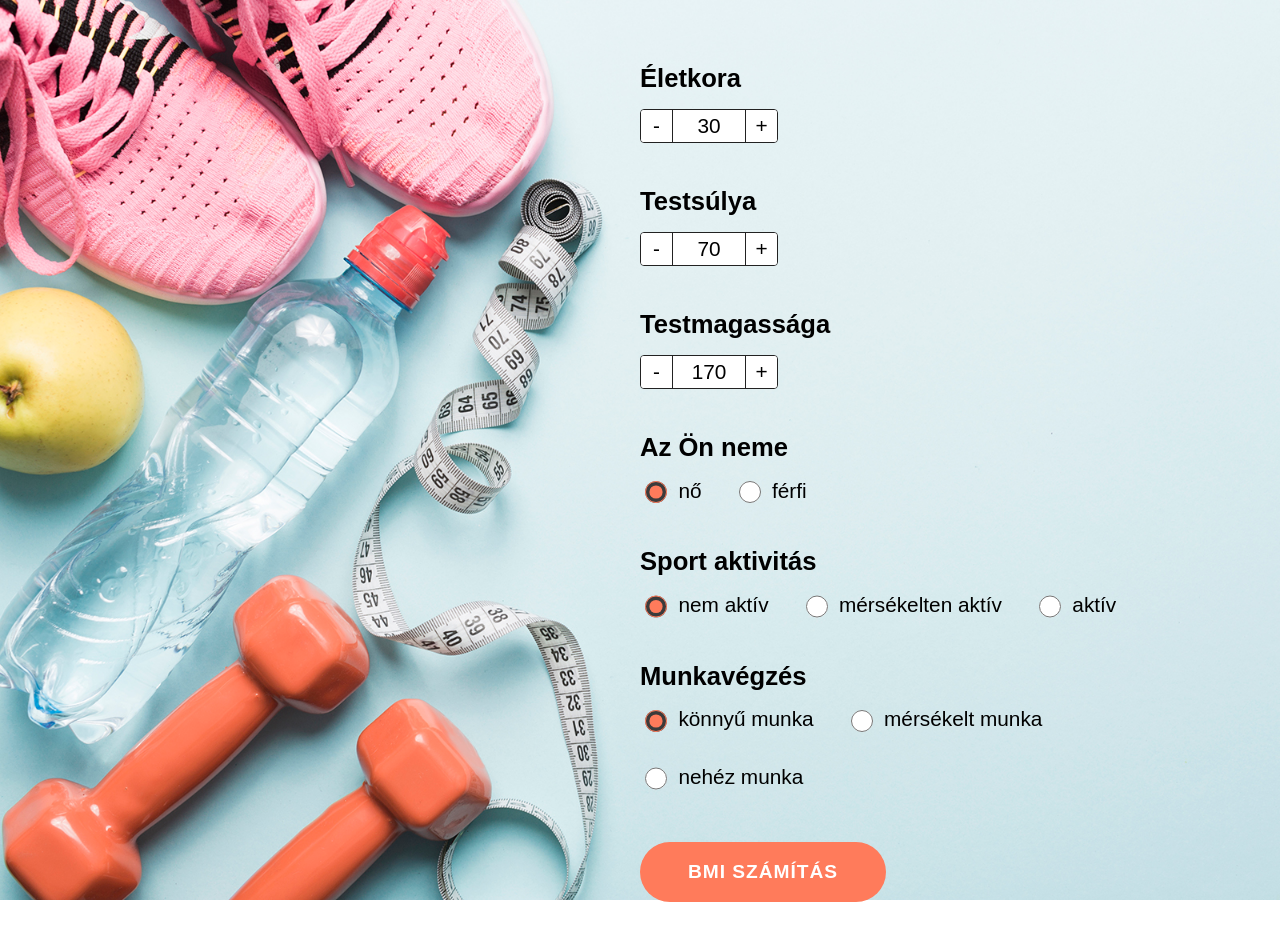
<file: bmi.html>
<!DOCTYPE html>
<html lang="hu">

<head>
	<meta charset="utf-8">
	<title>Projekt feladat - BMI kalkulátor</title>
	<meta name="author" content="Kuti Anett">
	<meta name="description" content="Számold ki a BMI értékedet és a napi energiaszükségleted a fogyi program indulásához.">
	<meta name="viewport" content="width=device-width, initial-scale=1.0">
	<link rel="icon" type="image/x-icon" href="" />
	<style>
		:root {
			--form-ui-color: #ff7b5b;
			--form-ui-bg: #ffffff;
			--form-size: 2rem;
			--form-border-radius: 0.25rem;
		}

		*,
		*:before,
		*:after {
			box-sizing: border-box;
		}

		body {
			background: url(bmi.jpg);
			background-size: cover;
			background-attachment: fixed;
			padding: 4rem 8rem;
			font-family: sans-serif;
			margin: 0;
		}

		#get-bmi {
			width: 50%;
			float: right;
		}

		.field {
			margin-bottom: 2.75rem;
		}

		.field label.field-label {
			display: block;
			font-weight: bold;
			font-size: 1.6rem;
			margin-bottom: 1rem;
		}

		.stepper {
			display: inline-flex;
			align-items: stretch;
			border: 1px solid #222;
			border-radius: var(--form-border-radius);
			overflow: hidden;
			background: var(--form-ui-bg);
		}

		.stepper button {
			width: var(--form-size);
			height: var(--form-size);
			border: none;
			background: var(--form-ui-bg);
			font-size: 1.3rem;
			line-height: 1;
			cursor: pointer;
			flex: none;
		}

		.stepper button.dec {
			border-right: 1px solid #222;
		}

		.stepper button.inc {
			border-left: 1px solid #222;
		}

		.stepper input {
			width: 4.5rem;
			height: var(--form-size);
			text-align: center;
			font-size: 1.3rem;
			border: none;
			background: var(--form-ui-bg);
			-moz-appearance: textfield;
		}

		.stepper input::-webkit-outer-spin-button,
		.stepper input::-webkit-inner-spin-button {
			-webkit-appearance: none;
			margin: 0;
		}

		.radio-group {
			display: flex;
			flex-wrap: wrap;
			gap: 2rem;
		}

		.radio-group label {
			display: flex;
			align-items: center;
			gap: 0.5rem;
			font-size: 1.3rem;
			cursor: pointer;
		}

		.radio-group input[type="radio"] {
			width: 1.4rem;
			height: 1.4rem;
			accent-color: var(--form-ui-color);
			cursor: pointer;
		}

		#calculate {
			background: var(--form-ui-color);
			color: #fff;
			border: none;
			padding: 1.2rem 3rem;
			font-size: 1.2rem;
			font-weight: bold;
			letter-spacing: 0.05em;
			text-transform: uppercase;
			border-radius: 2rem;
			cursor: pointer;
			margin-top: 0.5rem;
		}

		#calculate:hover {
			opacity: 0.9;
		}

		#results {
			width: 50%;
			float: right;
			clear: both;
			font-weight: bold;
			margin-top: 2rem;
		}

		#results p {
			margin: 0.3rem 0;
		}

		#results .warning {
			color: #b00020;
		}

		#results .ok {
			color: #1b7a1b;
		}

	</style>
</head>

<body>
	<div id="get-bmi">

		<div class="field">
			<label class="field-label">Életkora</label>
			<div class="stepper">
				<button type="button" class="dec" data-target="age">-</button>
				<input type="number" id="age" value="30" min="10">
				<button type="button" class="inc" data-target="age">+</button>
			</div>
		</div>

		<div class="field">
			<label class="field-label">Testsúlya</label>
			<div class="stepper">
				<button type="button" class="dec" data-target="weight">-</button>
				<input type="number" id="weight" value="70" min="1">
				<button type="button" class="inc" data-target="weight">+</button>
			</div>
		</div>

		<div class="field">
			<label class="field-label">Testmagassága</label>
			<div class="stepper">
				<button type="button" class="dec" data-target="height">-</button>
				<input type="number" id="height" value="170" min="1">
				<button type="button" class="inc" data-target="height">+</button>
			</div>
		</div>

		<div class="field">
			<label class="field-label">Az Ön neme</label>
			<div class="radio-group">
				<label><input type="radio" name="gender" value="no" checked> nő</label>
				<label><input type="radio" name="gender" value="ferfi"> férfi</label>
			</div>
		</div>

		<div class="field">
			<label class="field-label">Sport aktivitás</label>
			<div class="radio-group">
				<label><input type="radio" name="activity" value="nemaktiv" checked> nem aktív</label>
				<label><input type="radio" name="activity" value="mersekeltenaktiv"> mérsékelten aktív</label>
				<label><input type="radio" name="activity" value="aktiv"> aktív</label>
			</div>
		</div>

		<div class="field">
			<label class="field-label">Munkavégzés</label>
			<div class="radio-group">
				<label><input type="radio" name="work" value="konnyu" checked> könnyű munka</label>
				<label><input type="radio" name="work" value="mersekelt"> mérsékelt munka</label>
				<label><input type="radio" name="work" value="nehez"> nehéz munka</label>
			</div>
		</div>

		<button id="calculate" type="button">BMI SZÁMÍTÁS</button>

	</div>

	<div id="results"></div>

	<script src="https://code.jquery.com/jquery-3.5.1.min.js" integrity="sha256-9/aliU8dGd2tb6OSsuzixeV4y/faTqgFtohetphbbj0=" crossorigin="anonymous"></script>

	<script type="text/javascript">
		$(document).ready(function($) {

			// Napi alapanyagcsere (BMR) együtthatók életkor és nem szerint: [szorzó, konstans]
			var bmrTable = {
				ferfi: [
					{ min: 10, max: 18, factor: 17.5, constant: 651 },
					{ min: 18, max: 30, factor: 15.3, constant: 679 },
					{ min: 30, max: 60, factor: 11.6, constant: 879 },
					{ min: 60, max: Infinity, factor: 13.5, constant: 487 }
				],
				no: [
					{ min: 10, max: 18, factor: 12.2, constant: 746 },
					{ min: 18, max: 30, factor: 17.5, constant: 496 },
					{ min: 30, max: 60, factor: 8.7, constant: 829 },
					{ min: 60, max: Infinity, factor: 10.5, constant: 596 }
				]
			};

			// Aktivitási szorzók: [sport aktivitás][munka jellege]
			var activityTable = {
				ferfi: {
					nemaktiv: { konnyu: 1.4, mersekelt: 1.6, nehez: 1.7 },
					mersekeltenaktiv: { konnyu: 1.5, mersekelt: 1.7, nehez: 1.8 },
					aktiv: { konnyu: 1.6, mersekelt: 1.8, nehez: 1.9 }
				},
				no: {
					nemaktiv: { konnyu: 1.4, mersekelt: 1.5, nehez: 1.5 },
					mersekeltenaktiv: { konnyu: 1.5, mersekelt: 1.6, nehez: 1.6 },
					aktiv: { konnyu: 1.6, mersekelt: 1.7, nehez: 1.7 }
				}
			};

			function findBmrRow(gender, age) {
				var rows = bmrTable[gender];
				for (var i = 0; i < rows.length; i++) {
					if (age >= rows[i].min && age < rows[i].max) {
						return rows[i];
					}
				}
				return null;
			}

			// +/- léptető gombok
			$('.stepper button').on('click', function() {
				var targetId = $(this).data('target');
				var input = $('#' + targetId);
				var min = parseFloat(input.attr('min')) || 0;
				var value = parseFloat(input.val()) || 0;
				if ($(this).hasClass('inc')) {
					value += 1;
				} else {
					value = Math.max(min, value - 1);
				}
				input.val(value);
			});

			$('#calculate').on('click', function() {
				var gender = $('input[name="gender"]:checked').val();
				var age = parseFloat($('#age').val());
				var weight = parseFloat($('#weight').val());
				var heightCm = parseFloat($('#height').val());
				var work = $('input[name="work"]:checked').val();
				var activity = $('input[name="activity"]:checked').val();

				if (!age || age < 10 || !weight || weight <= 0 || !heightCm || heightCm <= 0) {
					$('#results').html('<p class="warning">Kérlek, tölts ki minden mezőt érvényes értékkel (az életkor legalább 10 év legyen).</p>');
					return;
				}

				var heightM = heightCm / 100;
				var bmi = weight / (heightM * heightM);

				var bmrRow = findBmrRow(gender, age);
				var bmr = bmrRow.factor * bmi + bmrRow.constant;

				var activityFactor = activityTable[gender][activity][work];
				var dailyEnergy = bmr * activityFactor;

				var bmiClass = 'ok';
				var bmiMessage = 'Ez az ideális testsúly tartomány.';
				if (bmi < 18.5) {
					bmiClass = 'warning';
					bmiMessage = 'Ez a normálisnál alacsonyabb testsúlyt jelez.';
				} else if (bmi > 24.9) {
					bmiClass = 'warning';
					bmiMessage = 'Ez a normálisnál magasabb testsúlyt jelez - épp neked való a fogyi programunk!';
				}

				var html = '';
				html += '<p>BMI érték: ' + bmi.toFixed(1) + '</p>';
				html += '<p class="' + bmiClass + '">' + bmiMessage + ' (ideális tartomány: 18.5 - 24.9)</p>';
				html += '<p>Napi alapanyagcsere szükséglet: ' + Math.round(bmr) + ' kcal/nap</p>';
				html += '<p>Napi energiaszükséglet: ' + Math.round(dailyEnergy) + ' kcal/nap</p>';

				$('#results').html(html);
			});

		});
	</script>
</body>

</html>
</file>
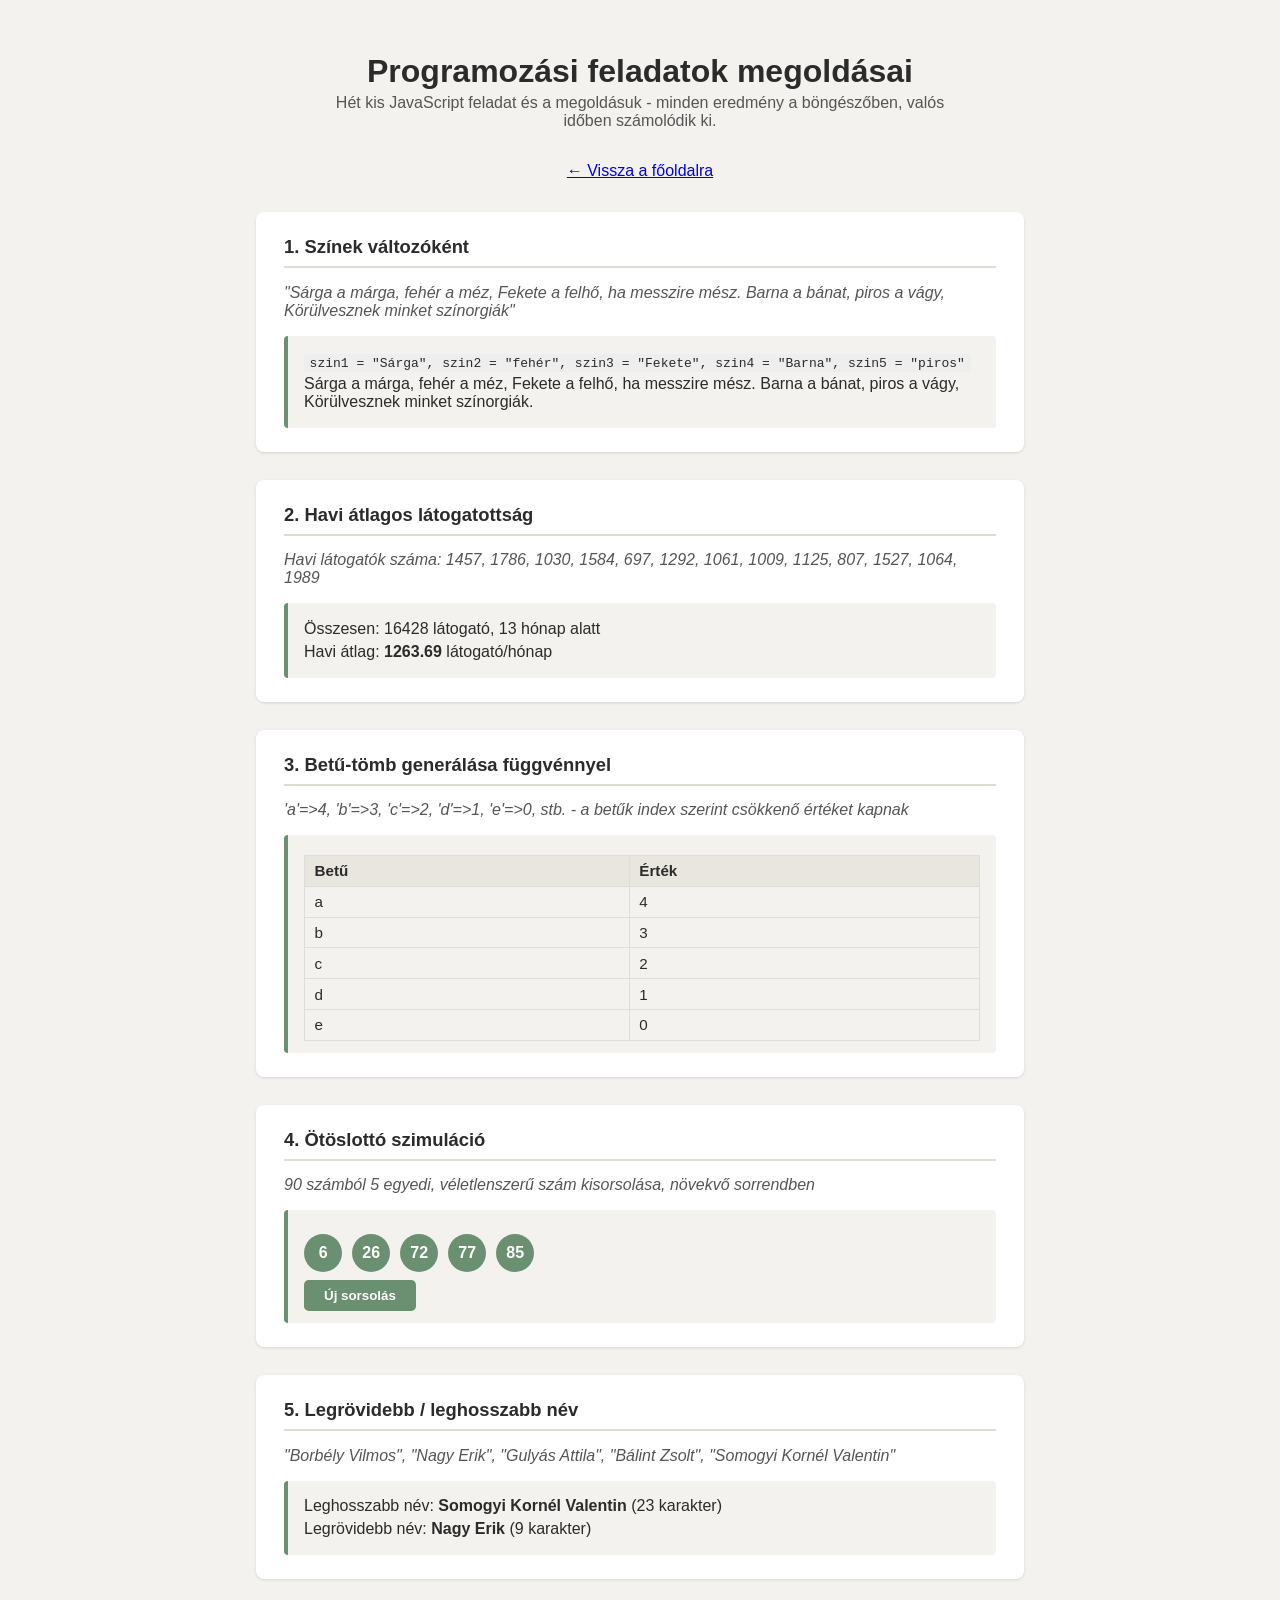
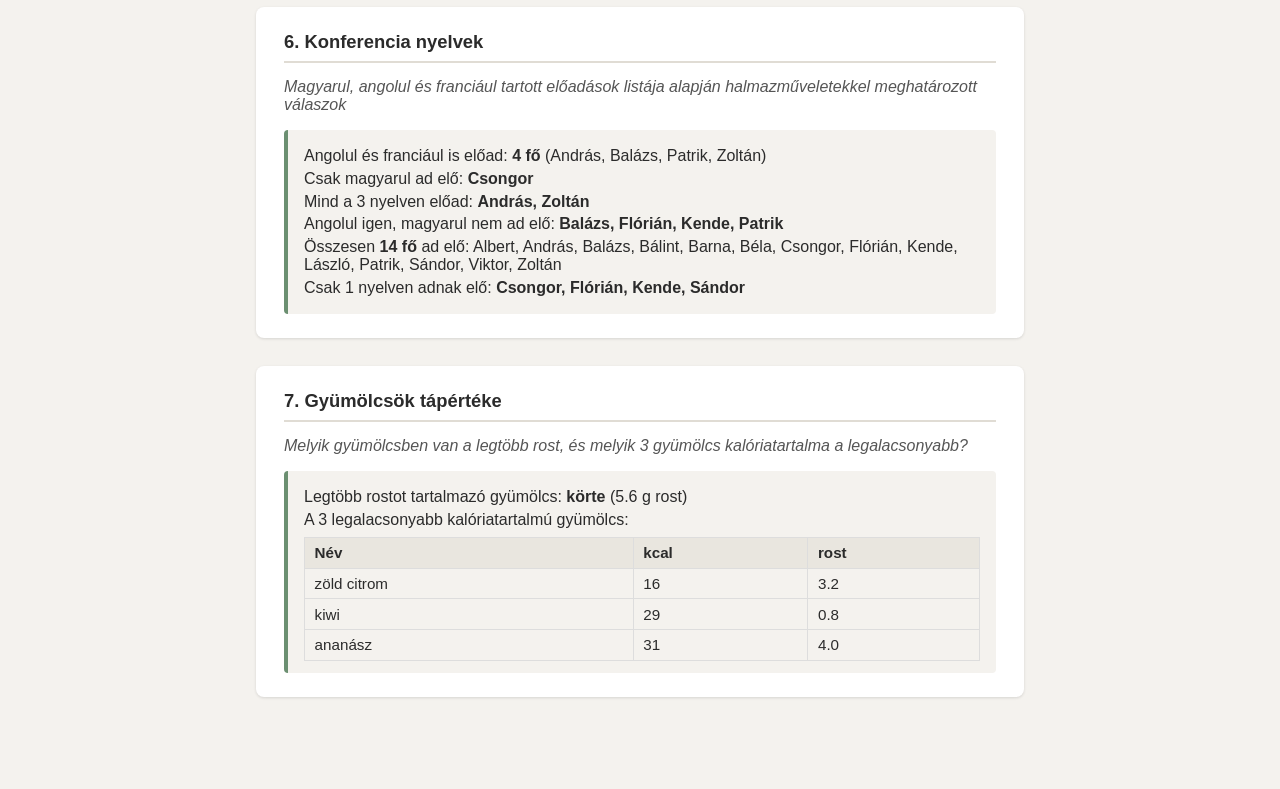
<file: feladatok.html>
<!DOCTYPE html>
<html lang="hu">

<head>
	<meta charset="utf-8">
	<title>Programozási feladatok megoldásai</title>
	<meta name="author" content="Kuti Anett">
	<meta name="description" content="Hét programozási feladat megoldása JavaScriptben: színek változóként, tömbök, halmazműveletek, lottó szimuláció.">
	<meta name="viewport" content="width=device-width, initial-scale=1.0">
	<style>
		*,
		*:before,
		*:after {
			box-sizing: border-box;
		}

		body {
			font-family: sans-serif;
			background: #f4f2ee;
			margin: 0;
			padding: 2rem 1rem 4rem;
			color: #2b2b2b;
		}

		h1 {
			text-align: center;
			margin-bottom: 0.25rem;
		}

		p.intro {
			text-align: center;
			max-width: 40rem;
			margin: 0 auto 2rem;
			color: #555;
		}

		a.back {
			display: block;
			text-align: center;
			margin-bottom: 2rem;
		}

		.feladat {
			max-width: 48rem;
			margin: 0 auto 1.75rem;
			background: #fff;
			border-radius: 0.5rem;
			padding: 1.5rem 1.75rem;
			box-shadow: 0 1px 3px rgba(0, 0, 0, 0.12);
		}

		.feladat h2 {
			margin-top: 0;
			font-size: 1.15rem;
			border-bottom: 2px solid #e0dcd4;
			padding-bottom: 0.5rem;
		}

		.feladat p.leiras {
			color: #555;
			font-style: italic;
			margin-top: 0;
		}

		.eredmeny {
			background: #f4f2ee;
			border-left: 4px solid #6b8f71;
			padding: 0.75rem 1rem;
			border-radius: 0.25rem;
			margin-top: 0.75rem;
		}

		.eredmeny p {
			margin: 0.3rem 0;
		}

		table {
			border-collapse: collapse;
			width: 100%;
			margin-top: 0.5rem;
		}

		th,
		td {
			border: 1px solid #ddd;
			padding: 0.4rem 0.6rem;
			text-align: left;
			font-size: 0.95rem;
		}

		th {
			background: #e9e6df;
		}

		tr.kiemelt {
			background: #dff0e2;
			font-weight: bold;
		}

		button {
			padding: 0.5rem 1.25rem;
			font-weight: bold;
			cursor: pointer;
			border: none;
			border-radius: 0.3rem;
			background: #6b8f71;
			color: #fff;
			margin-top: 0.5rem;
		}

		button:hover {
			background: #587a5d;
		}

		.golyok {
			display: flex;
			gap: 0.6rem;
			margin-top: 0.75rem;
			flex-wrap: wrap;
		}

		.golyo {
			width: 2.4rem;
			height: 2.4rem;
			border-radius: 50%;
			background: #6b8f71;
			color: #fff;
			display: flex;
			align-items: center;
			justify-content: center;
			font-weight: bold;
		}

		code {
			background: #eee;
			padding: 0.1rem 0.35rem;
			border-radius: 0.25rem;
		}
	</style>
</head>

<body>

	<h1>Programozási feladatok megoldásai</h1>
	<p class="intro">Hét kis JavaScript feladat és a megoldásuk - minden eredmény a böngészőben, valós időben számolódik ki.</p>
	<a class="back" href="index.html">&larr; Vissza a főoldalra</a>

	<div class="feladat">
		<h2>1. Színek változóként</h2>
		<p class="leiras">"Sárga a márga, fehér a méz, Fekete a felhő, ha messzire mész. Barna a bánat, piros a vágy, Körülvesznek minket színorgiák"</p>
		<div class="eredmeny" id="f1"></div>
	</div>

	<div class="feladat">
		<h2>2. Havi átlagos látogatottság</h2>
		<p class="leiras">Havi látogatók száma: 1457, 1786, 1030, 1584, 697, 1292, 1061, 1009, 1125, 807, 1527, 1064, 1989</p>
		<div class="eredmeny" id="f2"></div>
	</div>

	<div class="feladat">
		<h2>3. Betű-tömb generálása függvénnyel</h2>
		<p class="leiras">'a'=&gt;4, 'b'=&gt;3, 'c'=&gt;2, 'd'=&gt;1, 'e'=&gt;0, stb. - a betűk index szerint csökkenő értéket kapnak</p>
		<div class="eredmeny" id="f3"></div>
	</div>

	<div class="feladat">
		<h2>4. Ötöslottó szimuláció</h2>
		<p class="leiras">90 számból 5 egyedi, véletlenszerű szám kisorsolása, növekvő sorrendben</p>
		<div class="eredmeny">
			<div class="golyok" id="f4"></div>
			<button id="sorsolGomb" type="button">Új sorsolás</button>
		</div>
	</div>

	<div class="feladat">
		<h2>5. Legrövidebb / leghosszabb név</h2>
		<p class="leiras">"Borbély Vilmos", "Nagy Erik", "Gulyás Attila", "Bálint Zsolt", "Somogyi Kornél Valentin"</p>
		<div class="eredmeny" id="f5"></div>
	</div>

	<div class="feladat">
		<h2>6. Konferencia nyelvek</h2>
		<p class="leiras">Magyarul, angolul és franciául tartott előadások listája alapján halmazműveletekkel meghatározott válaszok</p>
		<div class="eredmeny" id="f6"></div>
	</div>

	<div class="feladat">
		<h2>7. Gyümölcsök tápértéke</h2>
		<p class="leiras">Melyik gyümölcsben van a legtöbb rost, és melyik 3 gyümölcs kalóriatartalma a legalacsonyabb?</p>
		<div class="eredmeny" id="f7"></div>
	</div>

	<script>
		// 1. Színek változóként
		(function () {
			var szin1 = 'Sárga', szin2 = 'fehér', szin3 = 'Fekete', szin4 = 'Barna', szin5 = 'piros';
			var mondat = szin1 + ' a márga, ' + szin2 + ' a méz, ' + szin3 + ' a felhő, ha messzire mész. ' +
				szin4 + ' a bánat, ' + szin5 + ' a vágy, Körülvesznek minket színorgiák.';
			document.getElementById('f1').innerHTML =
				'<p><code>szin1 = "Sárga", szin2 = "fehér", szin3 = "Fekete", szin4 = "Barna", szin5 = "piros"</code></p>' +
				'<p>' + mondat + '</p>';
		})();

		// 2. Havi átlagos látogatottság
		(function () {
			var latogatok = [1457, 1786, 1030, 1584, 697, 1292, 1061, 1009, 1125, 807, 1527, 1064, 1989];
			var osszeg = latogatok.reduce(function (a, b) { return a + b; }, 0);
			var atlag = osszeg / latogatok.length;
			document.getElementById('f2').innerHTML =
				'<p>Összesen: ' + osszeg + ' látogató, ' + latogatok.length + ' hónap alatt</p>' +
				'<p>Havi átlag: <strong>' + atlag.toFixed(2) + '</strong> látogató/hónap</p>';
		})();

		// 3. Betű-tömb generálása
		(function () {
			function betuTomb(n) {
				var eredmeny = {};
				for (var i = 0; i < n; i++) {
					var betu = String.fromCharCode(97 + i);
					eredmeny[betu] = n - 1 - i;
				}
				return eredmeny;
			}
			var tomb = betuTomb(5);
			var sorok = Object.keys(tomb).map(function (betu) {
				return '<tr><td>' + betu + '</td><td>' + tomb[betu] + '</td></tr>';
			}).join('');
			document.getElementById('f3').innerHTML =
				'<table><tr><th>Betű</th><th>Érték</th></tr>' + sorok + '</table>';
		})();

		// 4. Ötöslottó szimuláció
		function otoslotto() {
			var szamok = [];
			while (szamok.length < 5) {
				var szam = Math.floor(Math.random() * 90) + 1;
				if (szamok.indexOf(szam) === -1) {
					szamok.push(szam);
				}
			}
			return szamok.sort(function (a, b) { return a - b; });
		}
		function rajzolLotto() {
			var huzottSzamok = otoslotto();
			document.getElementById('f4').innerHTML = huzottSzamok.map(function (szam) {
				return '<span class="golyo">' + szam + '</span>';
			}).join('');
		}
		document.getElementById('sorsolGomb').addEventListener('click', rajzolLotto);
		rajzolLotto();

		// 5. Legrövidebb / leghosszabb név
		(function () {
			var nevek = ['Borbély Vilmos', 'Nagy Erik', 'Gulyás Attila', 'Bálint Zsolt', 'Somogyi Kornél Valentin'];
			var leghosszabb = nevek.reduce(function (a, b) { return b.length > a.length ? b : a; });
			var legrovidebb = nevek.reduce(function (a, b) { return b.length < a.length ? b : a; });
			document.getElementById('f5').innerHTML =
				'<p>Leghosszabb név: <strong>' + leghosszabb + '</strong> (' + leghosszabb.length + ' karakter)</p>' +
				'<p>Legrövidebb név: <strong>' + legrovidebb + '</strong> (' + legrovidebb.length + ' karakter)</p>';
		})();

		// 6. Konferencia nyelvek
		(function () {
			var magyarul = ['László', 'Barna', 'Zoltán', 'Viktor', 'Béla', 'Albert', 'Csongor', 'András', 'Bálint'];
			var angolul = ['Bálint', 'Zoltán', 'Flórián', 'András', 'Kende', 'László', 'Balázs', 'Patrik'];
			var franciaul = ['Sándor', 'András', 'Albert', 'Béla', 'Patrik', 'Balázs', 'Barna', 'Zoltán', 'Viktor'];

			var collator = new Intl.Collator('hu');
			function rendez(tomb) { return tomb.slice().sort(collator.compare); }
			function benneVan(nev, tomb) { return tomb.indexOf(nev) !== -1; }

			// angolul és franciául is
			var angolEsFrancia = angolul.filter(function (nev) { return benneVan(nev, franciaul); });

			// csak magyarul
			var csakMagyarul = magyarul.filter(function (nev) {
				return !benneVan(nev, angolul) && !benneVan(nev, franciaul);
			});

			// mind a három nyelven
			var mindHarom = magyarul.filter(function (nev) {
				return benneVan(nev, angolul) && benneVan(nev, franciaul);
			});

			// angolul igen, magyarul nem
			var angolNemMagyar = angolul.filter(function (nev) { return !benneVan(nev, magyarul); });

			// összes előadó, egyedi nevekkel, ABC sorrendben
			var osszesEloado = [];
			[magyarul, angolul, franciaul].forEach(function (tomb) {
				tomb.forEach(function (nev) {
					if (osszesEloado.indexOf(nev) === -1) osszesEloado.push(nev);
				});
			});

			// csak 1 nyelven
			var csak1Nyelven = osszesEloado.filter(function (nev) {
				var db = 0;
				if (benneVan(nev, magyarul)) db++;
				if (benneVan(nev, angolul)) db++;
				if (benneVan(nev, franciaul)) db++;
				return db === 1;
			});

			document.getElementById('f6').innerHTML =
				'<p>Angolul és franciául is előad: <strong>' + angolEsFrancia.length + ' fő</strong> (' + rendez(angolEsFrancia).join(', ') + ')</p>' +
				'<p>Csak magyarul ad elő: <strong>' + rendez(csakMagyarul).join(', ') + '</strong></p>' +
				'<p>Mind a 3 nyelven előad: <strong>' + rendez(mindHarom).join(', ') + '</strong></p>' +
				'<p>Angolul igen, magyarul nem ad elő: <strong>' + rendez(angolNemMagyar).join(', ') + '</strong></p>' +
				'<p>Összesen <strong>' + osszesEloado.length + ' fő</strong> ad elő: ' + rendez(osszesEloado).join(', ') + '</p>' +
				'<p>Csak 1 nyelven adnak elő: <strong>' + rendez(csak1Nyelven).join(', ') + '</strong></p>';
		})();

		// 7. Gyümölcsök tápértéke
		(function () {
			var gyumolcsok = [
				{ nev: 'ananász', kcal: 31, rost: 4.0 },
				{ nev: 'avokadó', kcal: 52, rost: 1.3 },
				{ nev: 'banán', kcal: 42, rost: 2.6 },
				{ nev: 'citrom', kcal: 55, rost: 1.9 },
				{ nev: 'szőlő', kcal: 58, rost: 2.8 },
				{ nev: 'golden alma', kcal: 52, rost: 0.4 },
				{ nev: 'görög dinnye', kcal: 41, rost: 0.3 },
				{ nev: 'gránátalma', kcal: 48, rost: 1.0 },
				{ nev: 'kajszibarack', kcal: 35, rost: 0.8 },
				{ nev: 'kiwi', kcal: 29, rost: 0.8 },
				{ nev: 'körte', kcal: 33, rost: 5.6 },
				{ nev: 'narancs', kcal: 34, rost: 4.0 },
				{ nev: 'nektarin', kcal: 48, rost: 4.3 },
				{ nev: 'oszibarack', kcal: 39, rost: 3.8 },
				{ nev: 'grapefruit', kcal: 65, rost: 3.8 },
				{ nev: 'szárított szilva', kcal: 62, rost: 2.8 },
				{ nev: 'zöld citrom', kcal: 16, rost: 3.2 }
			];

			var legtobbRost = gyumolcsok.reduce(function (a, b) { return b.rost > a.rost ? b : a; });
			var legalacsonyabbKcal = gyumolcsok.slice().sort(function (a, b) { return a.kcal - b.kcal; }).slice(0, 3);

			var sorok = legalacsonyabbKcal.map(function (gy) {
				return '<tr><td>' + gy.nev + '</td><td>' + gy.kcal + '</td><td>' + gy.rost.toFixed(1) + '</td></tr>';
			}).join('');

			document.getElementById('f7').innerHTML =
				'<p>Legtöbb rostot tartalmazó gyümölcs: <strong>' + legtobbRost.nev + '</strong> (' + legtobbRost.rost.toFixed(1) + ' g rost)</p>' +
				'<p>A 3 legalacsonyabb kalóriatartalmú gyümölcs:</p>' +
				'<table><tr><th>Név</th><th>kcal</th><th>rost</th></tr>' + sorok + '</table>';
		})();
	</script>
</body>

</html>
</file>
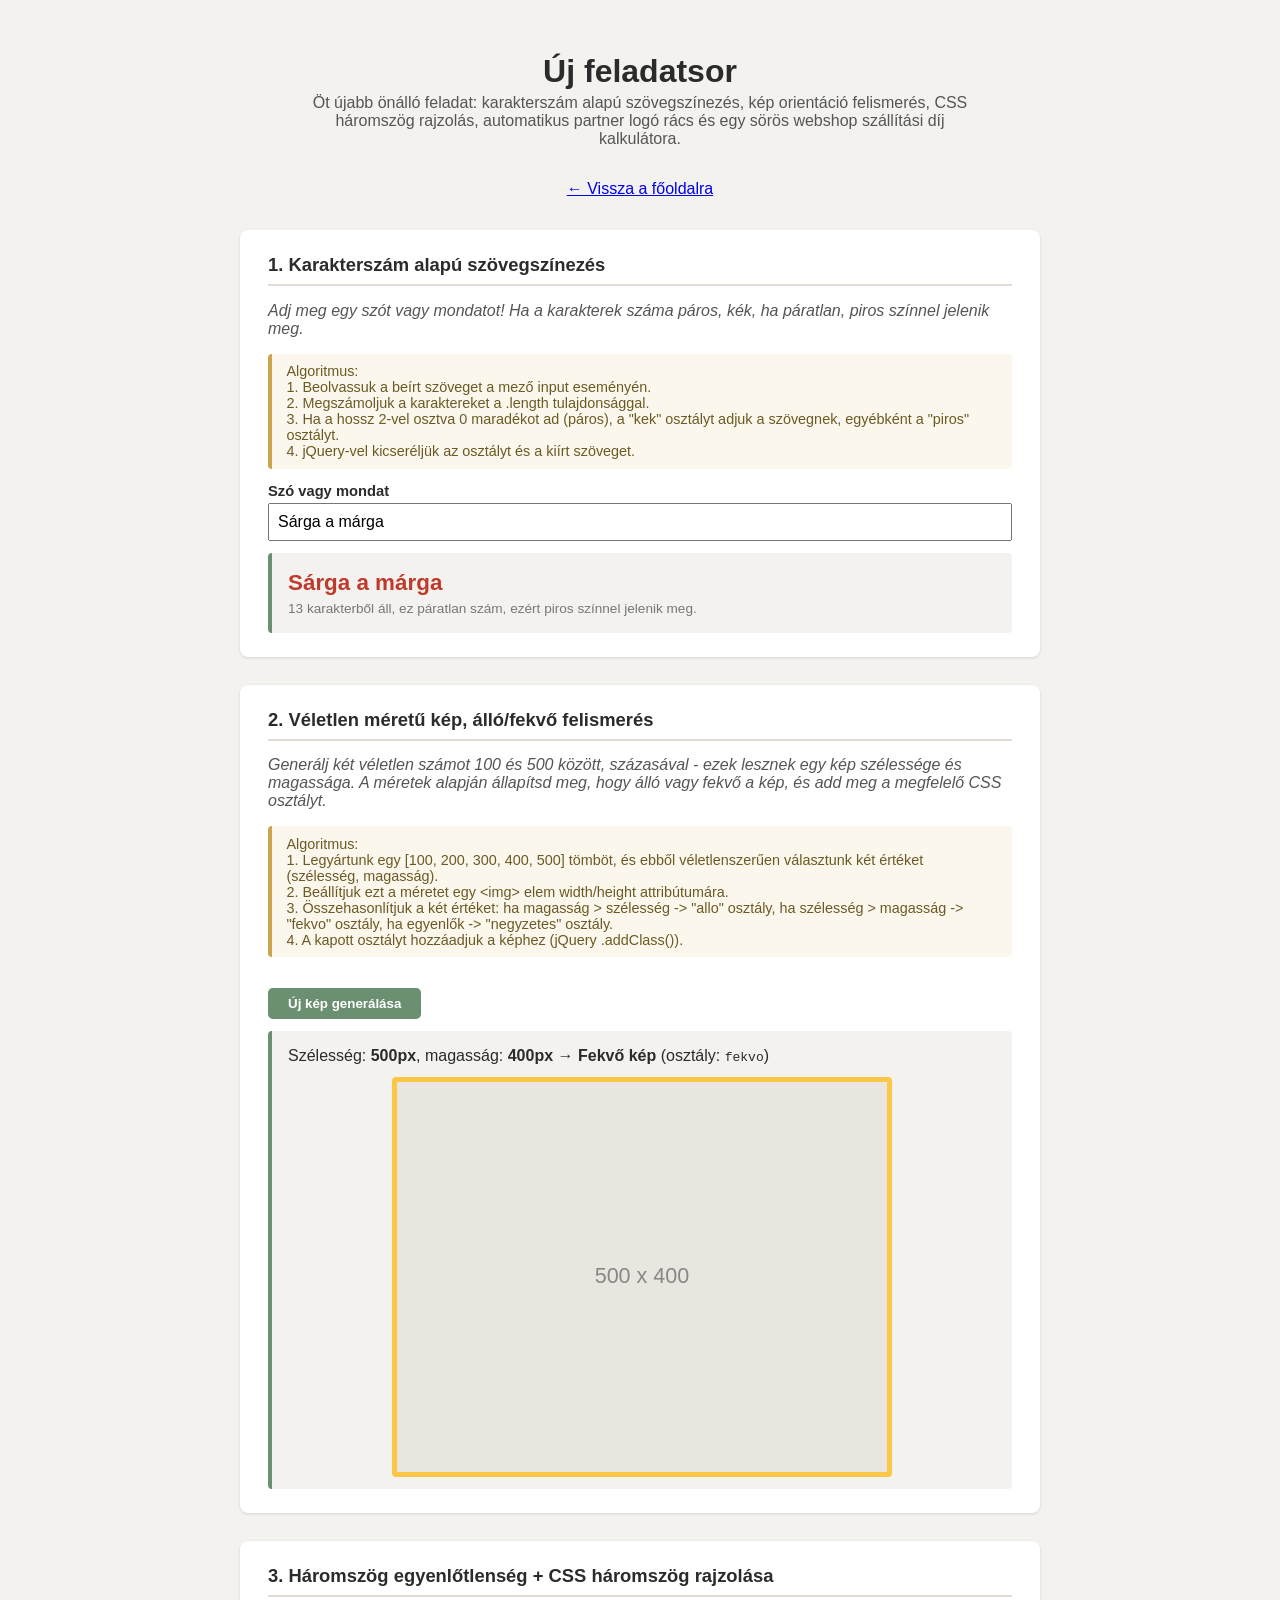
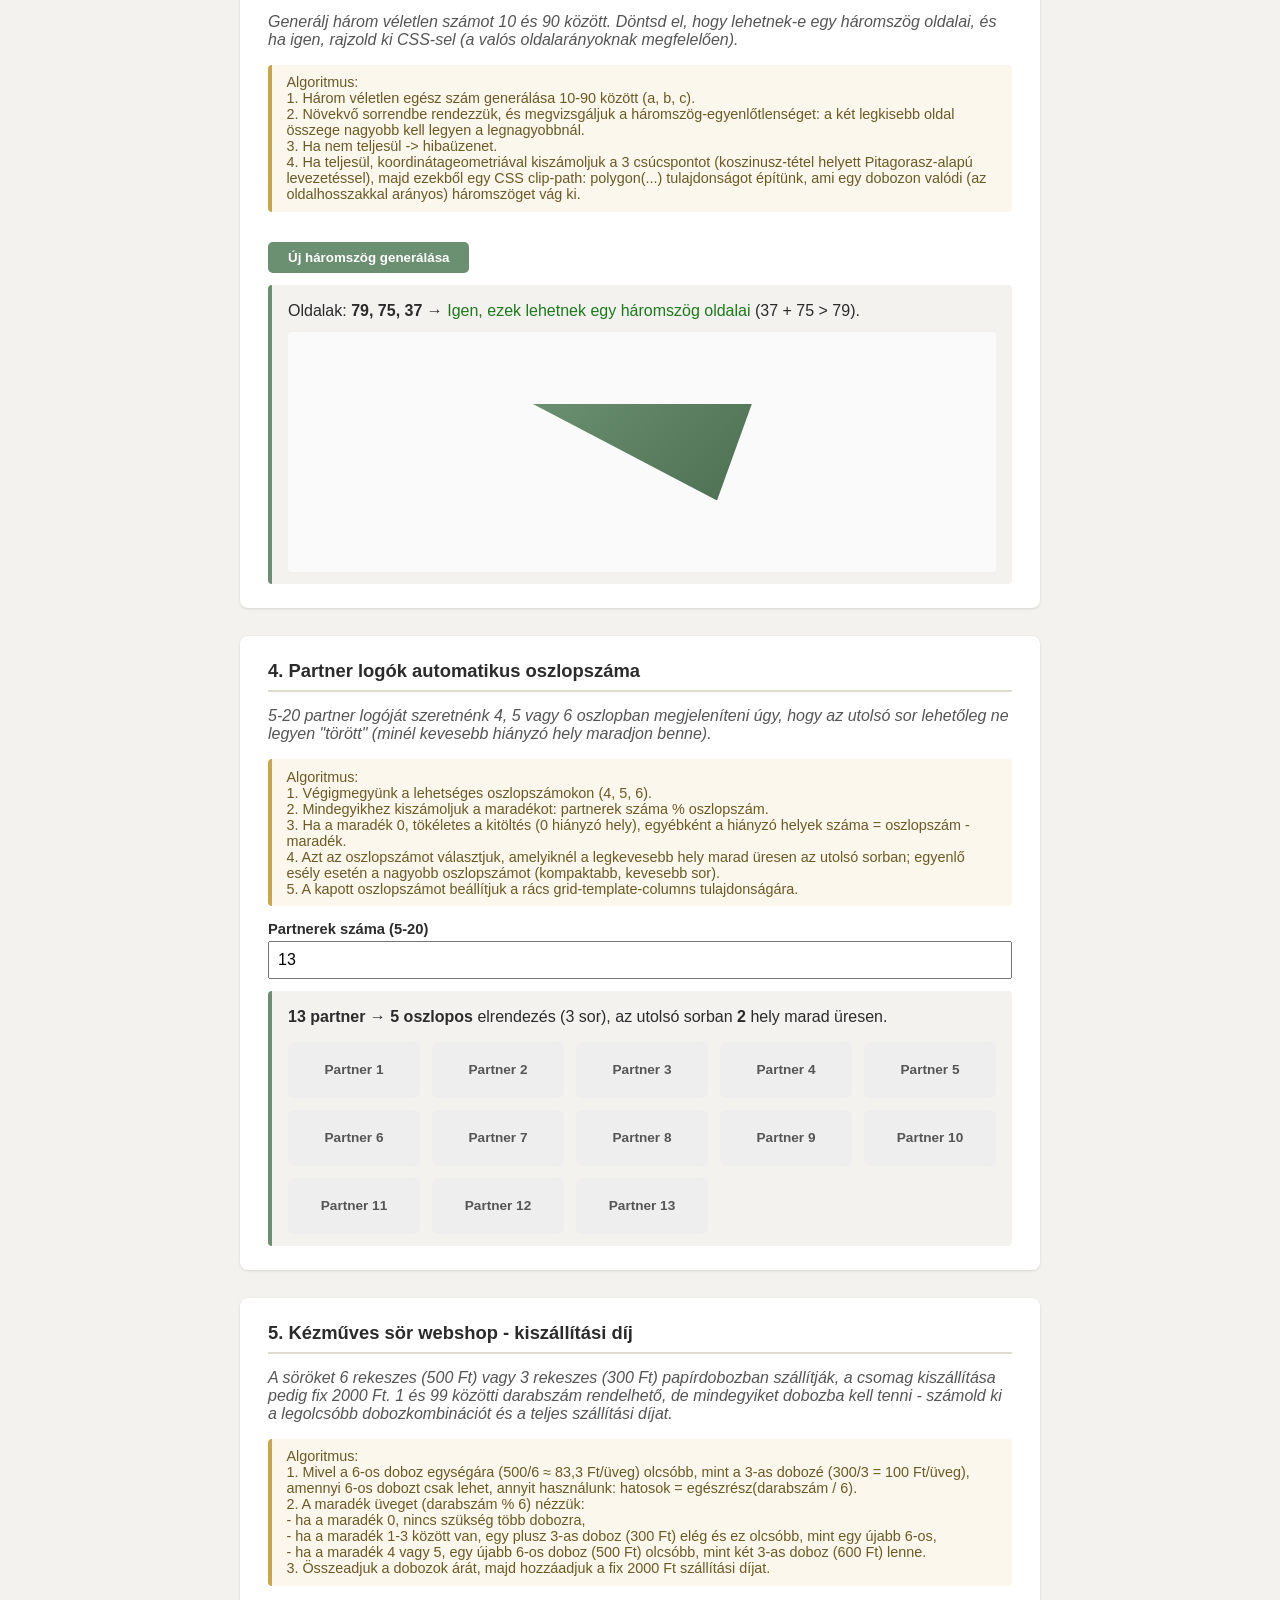
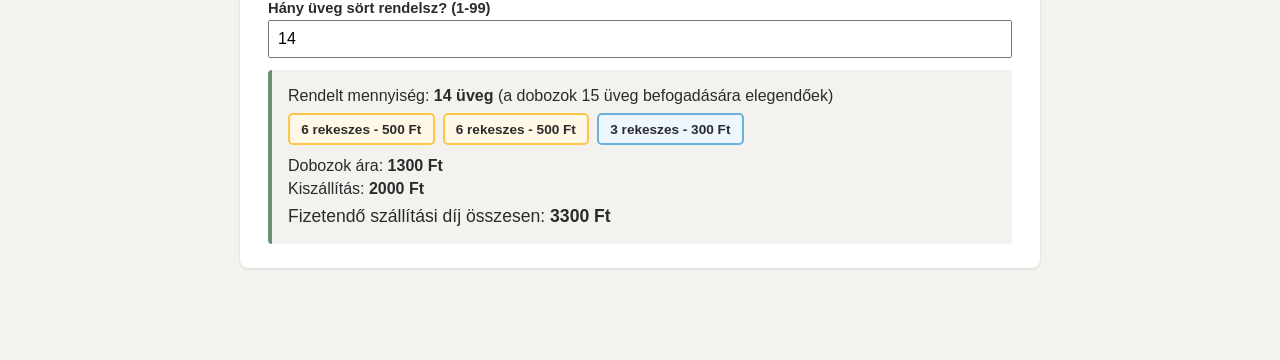
<file: feladatok3.html>
<!DOCTYPE html>
<html lang="hu">

<head>
	<meta charset="utf-8">
	<title>Új feladatsor - karakterszám, képméret, háromszög, partnerlogók, szállítási díj</title>
	<meta name="author" content="Kuti Anett">
	<meta name="description" content="5 újabb JavaScript/jQuery gyakorló feladat megoldása: karakterszám alapú színezés, kép orientáció, CSS háromszög, partner logó rács, sör kiszállítási díj.">
	<meta name="viewport" content="width=device-width, initial-scale=1.0">
	<style>
		*,
		*:before,
		*:after {
			box-sizing: border-box;
		}

		body {
			font-family: sans-serif;
			background: #f4f2ee;
			margin: 0;
			padding: 2rem 1rem 4rem;
			color: #2b2b2b;
		}

		h1 {
			text-align: center;
			margin-bottom: 0.25rem;
		}

		p.intro {
			text-align: center;
			max-width: 42rem;
			margin: 0 auto 2rem;
			color: #555;
		}

		a.back {
			display: block;
			text-align: center;
			margin-bottom: 2rem;
		}

		.feladat {
			max-width: 50rem;
			margin: 0 auto 1.75rem;
			background: #fff;
			border-radius: 0.5rem;
			padding: 1.5rem 1.75rem;
			box-shadow: 0 1px 3px rgba(0, 0, 0, 0.12);
		}

		.feladat h2 {
			margin-top: 0;
			font-size: 1.15rem;
			border-bottom: 2px solid #e0dcd4;
			padding-bottom: 0.5rem;
		}

		.feladat p.leiras {
			color: #555;
			font-style: italic;
			margin-top: 0;
		}

		.feladat p.algoritmus {
			background: #fbf7ec;
			border-left: 4px solid #c9a54c;
			padding: 0.6rem 0.9rem;
			border-radius: 0.25rem;
			font-size: 0.9rem;
			color: #6b5a25;
			white-space: pre-line;
		}

		.eredmeny {
			background: #f4f2ee;
			border-left: 4px solid #6b8f71;
			padding: 0.75rem 1rem;
			border-radius: 0.25rem;
			margin-top: 0.75rem;
		}

		.eredmeny p {
			margin: 0.3rem 0;
		}

		label {
			display: block;
			margin-top: 0.75rem;
			font-weight: bold;
			font-size: 0.92rem;
		}

		input[type="text"],
		input[type="number"] {
			width: 100%;
			padding: 0.5rem;
			margin-top: 0.25rem;
			font-family: inherit;
			font-size: 1rem;
		}

		button {
			padding: 0.5rem 1.25rem;
			font-weight: bold;
			cursor: pointer;
			border: none;
			border-radius: 0.3rem;
			background: #6b8f71;
			color: #fff;
			margin-top: 1rem;
		}

		button:hover {
			opacity: 0.9;
		}

		/* --- 1. feladat --- */
		#szoveg-kimenet {
			font-size: 1.4rem;
			font-weight: bold;
			word-break: break-word;
		}

		#szoveg-kimenet.kek {
			color: #2b6cb0;
		}

		#szoveg-kimenet.piros {
			color: #c0392b;
		}

		/* --- 2. feladat --- */
		#kep-doboz img {
			max-width: 100%;
			height: auto;
			display: block;
			margin: 0.75rem auto 0;
			border-radius: 0.25rem;
		}

		#kep-doboz img.allo {
			border: solid 5px #6b8f71;
		}

		#kep-doboz img.fekvo {
			border: solid 5px #fcc647;
		}

		#kep-doboz img.negyzetes {
			border: solid 5px #a864a8;
		}

		/* --- 3. feladat --- */
		.haromszog-terulet {
			display: flex;
			align-items: center;
			justify-content: center;
			min-height: 240px;
			background: #fafafa;
			border-radius: 0.25rem;
			margin-top: 0.75rem;
		}

		#haromszog {
			background: linear-gradient(135deg, #6b8f71, #4d6f52);
			-webkit-clip-path: polygon(0 100%, 100% 100%, 50% 0);
			clip-path: polygon(0 100%, 100% 100%, 50% 0);
		}

		/* --- 4. feladat --- */
		#partner-racs {
			display: grid;
			gap: 0.75rem;
			margin-top: 1rem;
		}

		.partner-logo {
			background: #eee;
			border-radius: 0.35rem;
			padding: 1rem 0.5rem;
			text-align: center;
			font-size: 0.85rem;
			font-weight: bold;
			color: #555;
			min-height: 3.5rem;
			display: flex;
			align-items: center;
			justify-content: center;
		}

		/* --- 5. feladat --- */
		.doboz-sor {
			display: flex;
			gap: 0.5rem;
			flex-wrap: wrap;
			margin-top: 0.5rem;
		}

		.doboz {
			background: #fff8e6;
			border: 2px solid #fcc647;
			border-radius: 0.3rem;
			padding: 0.4rem 0.7rem;
			font-size: 0.85rem;
			font-weight: bold;
		}

		.doboz.harmas {
			background: #eef6ff;
			border-color: #6bb0d9;
		}
	</style>
</head>

<body>

	<h1>Új feladatsor</h1>
	<p class="intro">Öt újabb önálló feladat: karakterszám alapú szövegszínezés, kép orientáció felismerés, CSS háromszög rajzolás, automatikus partner logó rács és egy sörös webshop szállítási díj kalkulátora.</p>
	<a class="back" href="index.html">&larr; Vissza a főoldalra</a>

	<!-- 1. FELADAT -->
	<div class="feladat">
		<h2>1. Karakterszám alapú szövegszínezés</h2>
		<p class="leiras">Adj meg egy szót vagy mondatot! Ha a karakterek száma páros, kék, ha páratlan, piros színnel jelenik meg.</p>
		<p class="algoritmus">Algoritmus:
1. Beolvassuk a beírt szöveget a mező input eseményén.
2. Megszámoljuk a karaktereket a .length tulajdonsággal.
3. Ha a hossz 2-vel osztva 0 maradékot ad (páros), a "kek" osztályt adjuk a szövegnek, egyébként a "piros" osztályt.
4. jQuery-vel kicseréljük az osztályt és a kiírt szöveget.</p>

		<label for="szoveg-bemenet">Szó vagy mondat</label>
		<input type="text" id="szoveg-bemenet" value="Sárga a márga">

		<div class="eredmeny">
			<p id="szoveg-kimenet"></p>
			<p id="szoveg-info" style="color:#777; font-size:0.85rem;"></p>
		</div>
	</div>

	<!-- 2. FELADAT -->
	<div class="feladat">
		<h2>2. Véletlen méretű kép, álló/fekvő felismerés</h2>
		<p class="leiras">Generálj két véletlen számot 100 és 500 között, százasával - ezek lesznek egy kép szélessége és magassága. A méretek alapján állapítsd meg, hogy álló vagy fekvő a kép, és add meg a megfelelő CSS osztályt.</p>
		<p class="algoritmus">Algoritmus:
1. Legyártunk egy [100, 200, 300, 400, 500] tömböt, és ebből véletlenszerűen választunk két értéket (szélesség, magasság).
2. Beállítjuk ezt a méretet egy &lt;img&gt; elem width/height attribútumára.
3. Összehasonlítjuk a két értéket: ha magasság &gt; szélesség -&gt; "allo" osztály, ha szélesség &gt; magasság -&gt; "fekvo" osztály, ha egyenlők -&gt; "negyzetes" osztály.
4. A kapott osztályt hozzáadjuk a képhez (jQuery .addClass()).</p>

		<button id="kep-gomb" type="button">Új kép generálása</button>

		<div class="eredmeny" id="kep-doboz">
			<p id="kep-info"></p>
		</div>
	</div>

	<!-- 3. FELADAT -->
	<div class="feladat">
		<h2>3. Háromszög egyenlőtlenség + CSS háromszög rajzolása</h2>
		<p class="leiras">Generálj három véletlen számot 10 és 90 között. Döntsd el, hogy lehetnek-e egy háromszög oldalai, és ha igen, rajzold ki CSS-sel (a valós oldalarányoknak megfelelően).</p>
		<p class="algoritmus">Algoritmus:
1. Három véletlen egész szám generálása 10-90 között (a, b, c).
2. Növekvő sorrendbe rendezzük, és megvizsgáljuk a háromszög-egyenlőtlenséget: a két legkisebb oldal összege nagyobb kell legyen a legnagyobbnál.
3. Ha nem teljesül -&gt; hibaüzenet.
4. Ha teljesül, koordinátageometriával kiszámoljuk a 3 csúcspontot (koszinusz-tétel helyett Pitagorasz-alapú levezetéssel), majd ezekből egy CSS clip-path: polygon(...) tulajdonságot építünk, ami egy dobozon valódi (az oldalhosszakkal arányos) háromszöget vág ki.</p>

		<button id="haromszog-gomb" type="button">Új háromszög generálása</button>

		<div class="eredmeny">
			<p id="haromszog-info"></p>
			<div class="haromszog-terulet">
				<div id="haromszog" style="display:none;"></div>
			</div>
		</div>
	</div>

	<!-- 4. FELADAT -->
	<div class="feladat">
		<h2>4. Partner logók automatikus oszlopszáma</h2>
		<p class="leiras">5-20 partner logóját szeretnénk 4, 5 vagy 6 oszlopban megjeleníteni úgy, hogy az utolsó sor lehetőleg ne legyen "törött" (minél kevesebb hiányzó hely maradjon benne).</p>
		<p class="algoritmus">Algoritmus:
1. Végigmegyünk a lehetséges oszlopszámokon (4, 5, 6).
2. Mindegyikhez kiszámoljuk a maradékot: partnerek száma % oszlopszám.
3. Ha a maradék 0, tökéletes a kitöltés (0 hiányzó hely), egyébként a hiányzó helyek száma = oszlopszám - maradék.
4. Azt az oszlopszámot választjuk, amelyiknél a legkevesebb hely marad üresen az utolsó sorban; egyenlő esély esetén a nagyobb oszlopszámot (kompaktabb, kevesebb sor).
5. A kapott oszlopszámot beállítjuk a rács grid-template-columns tulajdonságára.</p>

		<label for="partner-szam">Partnerek száma (5-20)</label>
		<input type="number" id="partner-szam" min="5" max="20" value="13">

		<div class="eredmeny">
			<p id="partner-info"></p>
			<div id="partner-racs"></div>
		</div>
	</div>

	<!-- 5. FELADAT -->
	<div class="feladat">
		<h2>5. Kézműves sör webshop - kiszállítási díj</h2>
		<p class="leiras">A söröket 6 rekeszes (500 Ft) vagy 3 rekeszes (300 Ft) papírdobozban szállítják, a csomag kiszállítása pedig fix 2000 Ft. 1 és 99 közötti darabszám rendelhető, de mindegyiket dobozba kell tenni - számold ki a legolcsóbb dobozkombinációt és a teljes szállítási díjat.</p>
		<p class="algoritmus">Algoritmus:
1. Mivel a 6-os doboz egységára (500/6 ≈ 83,3 Ft/üveg) olcsóbb, mint a 3-as dobozé (300/3 = 100 Ft/üveg), amennyi 6-os dobozt csak lehet, annyit használunk: hatosok = egészrész(darabszám / 6).
2. A maradék üveget (darabszám % 6) nézzük:
   - ha a maradék 0, nincs szükség több dobozra,
   - ha a maradék 1-3 között van, egy plusz 3-as doboz (300 Ft) elég és ez olcsóbb, mint egy újabb 6-os,
   - ha a maradék 4 vagy 5, egy újabb 6-os doboz (500 Ft) olcsóbb, mint két 3-as doboz (600 Ft) lenne.
3. Összeadjuk a dobozok árát, majd hozzáadjuk a fix 2000 Ft szállítási díjat.</p>

		<label for="sor-darabszam">Hány üveg sört rendelsz? (1-99)</label>
		<input type="number" id="sor-darabszam" min="1" max="99" value="14">

		<div class="eredmeny" id="sor-eredmeny"></div>
	</div>

	<script src="https://code.jquery.com/jquery-3.5.1.min.js" integrity="sha256-9/aliU8dGd2tb6OSsuzixeV4y/faTqgFtohetphbbj0=" crossorigin="anonymous"></script>
	<script type="text/javascript">
		$(document).ready(function ($) {

			/* ============================================================
			   1. FELADAT: karakterszám alapú szövegszínezés
			   ============================================================ */

			function szovegSzinez() {
				var szoveg = $('#szoveg-bemenet').val();
				var hossz = szoveg.length;
				var paros = hossz % 2 === 0;

				console.log('szöveg:', szoveg, '| hossz:', hossz, '| páros:', paros);

				$('#szoveg-kimenet')
					.text(szoveg || '(üres)')
					.removeClass('kek piros')
					.addClass(paros ? 'kek' : 'piros');

				$('#szoveg-info').text(
					hossz + ' karakterből áll, ez ' + (paros ? 'páros' : 'páratlan') +
					' szám, ezért ' + (paros ? 'kék' : 'piros') + ' színnel jelenik meg.'
				);
			}

			$('#szoveg-bemenet').on('input', szovegSzinez);
			szovegSzinez();


			/* ============================================================
			   2. FELADAT: véletlen kép méret + álló/fekvő
			   ============================================================ */

			function veletlenSzazas() {
				var lehetsegesek = [100, 200, 300, 400, 500];
				return lehetsegesek[Math.floor(Math.random() * lehetsegesek.length)];
			}

			function svgKepUrl(szelesseg, magassag, felirat) {
				var svg = '<svg xmlns="http://www.w3.org/2000/svg" width="' + szelesseg + '" height="' + magassag + '">' +
					'<rect width="100%" height="100%" fill="#e9e6df"/>' +
					'<text x="50%" y="50%" dominant-baseline="middle" text-anchor="middle" font-family="sans-serif" font-size="22" fill="#888">' + felirat + '</text>' +
					'</svg>';
				return 'data:image/svg+xml;charset=UTF-8,' + encodeURIComponent(svg);
			}

			function ujKepGeneral() {
				var szelesseg = veletlenSzazas();
				var magassag = veletlenSzazas();
				var osztaly;

				if (magassag > szelesseg) {
					osztaly = 'allo';
				} else if (szelesseg > magassag) {
					osztaly = 'fekvo';
				} else {
					osztaly = 'negyzetes';
				}

				console.log('kép méret:', szelesseg + 'x' + magassag, '| osztály:', osztaly);

				var felirat = szelesseg + ' x ' + magassag;
				var $img = $('<img>', {
					src: svgKepUrl(szelesseg, magassag, felirat),
					width: szelesseg,
					height: magassag,
					class: osztaly,
					alt: 'Véletlen generált kép'
				});

				var szoveg;
				if (osztaly === 'allo') { szoveg = 'Álló kép'; }
				else if (osztaly === 'fekvo') { szoveg = 'Fekvő kép'; }
				else { szoveg = 'Négyzetes kép'; }

				$('#kep-doboz img').remove();
				$('#kep-doboz').append($img);
				$('#kep-info').html(
					'Szélesség: <strong>' + szelesseg + 'px</strong>, magasság: <strong>' + magassag + 'px</strong> &rarr; ' +
					'<strong>' + szoveg + '</strong> (osztály: <code>' + osztaly + '</code>)'
				);
			}

			$('#kep-gomb').on('click', ujKepGeneral);
			ujKepGeneral();


			/* ============================================================
			   3. FELADAT: háromszög-egyenlőtlenség + CSS rajzolás
			   ============================================================ */

			function veletlenOldal() {
				return Math.floor(Math.random() * (90 - 10 + 1)) + 10;
			}

			// a P1=(0,0), P2=(a,0) pontokból, valamint a P1P3=b és P2P3=c
			// távolságokból kiszámolja a harmadik csúcspontot
			function haromszogPontok(a, b, c) {
				var x = (a * a + b * b - c * c) / (2 * a);
				var y2 = b * b - x * x;
				if (y2 < 0) { return null; }
				var y = Math.sqrt(y2);
				return [[0, 0], [a, 0], [x, y]];
			}

			function ujHaromszogGeneral() {
				var a = veletlenOldal();
				var b = veletlenOldal();
				var c = veletlenOldal();
				var rendezett = [a, b, c].slice().sort(function (x, y) { return x - y; });
				var ervenyes = rendezett[0] + rendezett[1] > rendezett[2];

				console.log('oldalak:', a, b, c, '| érvényes háromszög:', ervenyes);

				if (!ervenyes) {
					$('#haromszog-info').html(
						'Oldalak: <strong>' + a + ', ' + b + ', ' + c + '</strong> &rarr; ' +
						'<span style="color:#c0392b;">Ezek NEM lehetnek egy háromszög oldalai</span>, mert a két legkisebb oldal ' +
						'(' + rendezett[0] + ' + ' + rendezett[1] + ' = ' + (rendezett[0] + rendezett[1]) + ') összege nem nagyobb, mint a legnagyobb oldal (' + rendezett[2] + ').'
					);
					$('#haromszog').hide();
					return;
				}

				var pontok = haromszogPontok(a, b, c);
				var xErtekek = pontok.map(function (p) { return p[0]; });
				var yErtekek = pontok.map(function (p) { return p[1]; });
				var minX = Math.min.apply(null, xErtekek), maxX = Math.max.apply(null, xErtekek);
				var minY = Math.min.apply(null, yErtekek), maxY = Math.max.apply(null, yErtekek);
				var szeles = maxX - minX, magas = maxY - minY;
				var maxMeret = 220;
				var arany = maxMeret / Math.max(szeles, magas);

				var clipPontok = pontok.map(function (p) {
					var px = ((p[0] - minX) / szeles) * 100;
					var py = ((p[1] - minY) / magas) * 100;
					return px.toFixed(2) + '% ' + py.toFixed(2) + '%';
				}).join(', ');

				$('#haromszog').css({
					width: (szeles * arany) + 'px',
					height: (magas * arany) + 'px',
					clipPath: 'polygon(' + clipPontok + ')',
					webkitClipPath: 'polygon(' + clipPontok + ')'
				}).show();

				$('#haromszog-info').html(
					'Oldalak: <strong>' + a + ', ' + b + ', ' + c + '</strong> &rarr; ' +
					'<span style="color:#1b7a1b;">Igen, ezek lehetnek egy háromszög oldalai</span> (' +
					rendezett[0] + ' + ' + rendezett[1] + ' > ' + rendezett[2] + ').'
				);
			}

			$('#haromszog-gomb').on('click', ujHaromszogGeneral);
			ujHaromszogGeneral();


			/* ============================================================
			   4. FELADAT: partner logók automatikus oszlopszáma
			   ============================================================ */

			function legjobbOszlopszam(n) {
				var lehetsegesek = [4, 5, 6];
				var legjobb = null;

				lehetsegesek.forEach(function (oszlop) {
					var maradek = n % oszlop;
					var hianyzo = maradek === 0 ? 0 : oszlop - maradek;

					if (legjobb === null ||
						hianyzo < legjobb.hianyzo ||
						(hianyzo === legjobb.hianyzo && oszlop > legjobb.oszlop)) {
						legjobb = { oszlop: oszlop, hianyzo: hianyzo };
					}
				});

				return legjobb;
			}

			function partnerRacsFrissit() {
				var n = parseInt($('#partner-szam').val(), 10);
				if (!n || n < 1) { n = 1; }

				var eredmeny = legjobbOszlopszam(n);
				var sorok = Math.ceil(n / eredmeny.oszlop);

				console.log('partnerek:', n, '| oszlopszám:', eredmeny.oszlop, '| hiányzó hely:', eredmeny.hianyzo);

				$('#partner-racs').css('grid-template-columns', 'repeat(' + eredmeny.oszlop + ', 1fr)').empty();

				for (var i = 1; i <= n; i++) {
					$('<div>', { class: 'partner-logo', text: 'Partner ' + i }).appendTo('#partner-racs');
				}

				$('#partner-info').html(
					'<strong>' + n + ' partner</strong> &rarr; <strong>' + eredmeny.oszlop + ' oszlopos</strong> elrendezés (' +
					sorok + ' sor), az utolsó sorban <strong>' + eredmeny.hianyzo + '</strong> hely marad üresen.'
				);
			}

			$('#partner-szam').on('input', partnerRacsFrissit);
			partnerRacsFrissit();


			/* ============================================================
			   5. FELADAT: sör kiszállítási díj kalkulátor
			   ============================================================ */

			var HATOS_AR = 500;
			var HARMAS_AR = 300;
			var SZALLITASI_DIJ = 2000;

			function dobozokSzamolasa(darabszam) {
				var hatosok = Math.floor(darabszam / 6);
				var maradek = darabszam - hatosok * 6;
				var harmasok = 0;

				if (maradek === 0) {
					// nincs teendő
				} else if (maradek <= 3) {
					harmasok = 1;
				} else {
					// maradék 4 vagy 5 -> olcsóbb egy újabb hatos dobozt venni,
					// mint két háromsat (500 Ft < 600 Ft)
					hatosok += 1;
				}

				return { hatosok: hatosok, harmasok: harmasok };
			}

			function sorSzallitasFrissit() {
				var darabszam = parseInt($('#sor-darabszam').val(), 10);
				if (!darabszam || darabszam < 1) { darabszam = 1; }
				if (darabszam > 99) { darabszam = 99; }

				var dobozok = dobozokSzamolasa(darabszam);
				var dobozAr = dobozok.hatosok * HATOS_AR + dobozok.harmasok * HARMAS_AR;
				var vegosszeg = dobozAr + SZALLITASI_DIJ;
				var befogadottUveg = dobozok.hatosok * 6 + dobozok.harmasok * 3;

				console.log('rendelt üveg:', darabszam, '| dobozok:', dobozok, '| doboz ár:', dobozAr, '| végösszeg:', vegosszeg);

				var dobozHtml = '';
				for (var i = 0; i < dobozok.hatosok; i++) {
					dobozHtml += '<span class="doboz">6 rekeszes - 500 Ft</span>';
				}
				for (var j = 0; j < dobozok.harmasok; j++) {
					dobozHtml += '<span class="doboz harmas">3 rekeszes - 300 Ft</span>';
				}

				$('#sor-eredmeny').html(
					'<p>Rendelt mennyiség: <strong>' + darabszam + ' üveg</strong> (a dobozok ' + befogadottUveg + ' üveg befogadására elegendőek)</p>' +
					'<div class="doboz-sor">' + dobozHtml + '</div>' +
					'<p style="margin-top:0.75rem;">Dobozok ára: <strong>' + dobozAr.toLocaleString('hu-HU') + ' Ft</strong></p>' +
					'<p>Kiszállítás: <strong>' + SZALLITASI_DIJ.toLocaleString('hu-HU') + ' Ft</strong></p>' +
					'<p style="font-size:1.1rem; margin-top:0.5rem;">Fizetendő szállítási díj összesen: <strong>' + vegosszeg.toLocaleString('hu-HU') + ' Ft</strong></p>'
				);
			}

			$('#sor-darabszam').on('input', sorSzallitasFrissit);
			sorSzallitasFrissit();

		});
	</script>
</body>

</html>
</file>
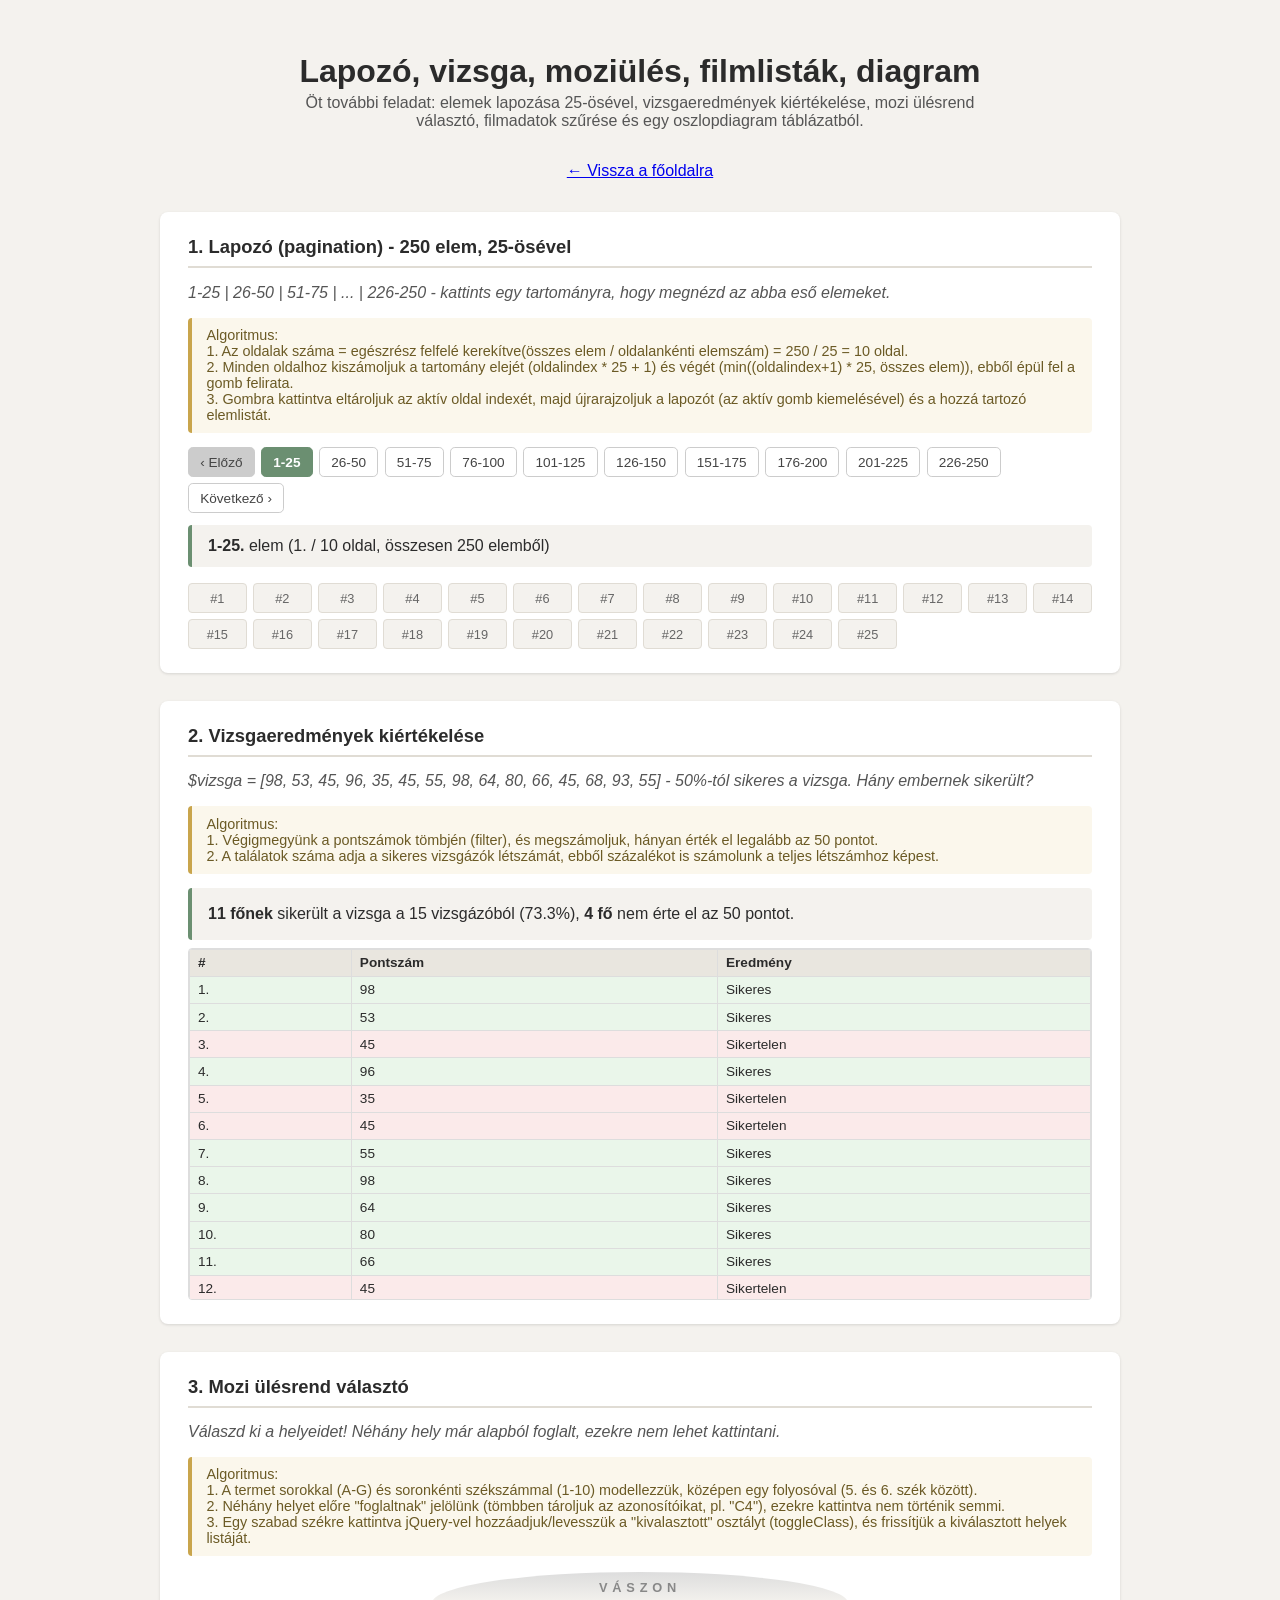
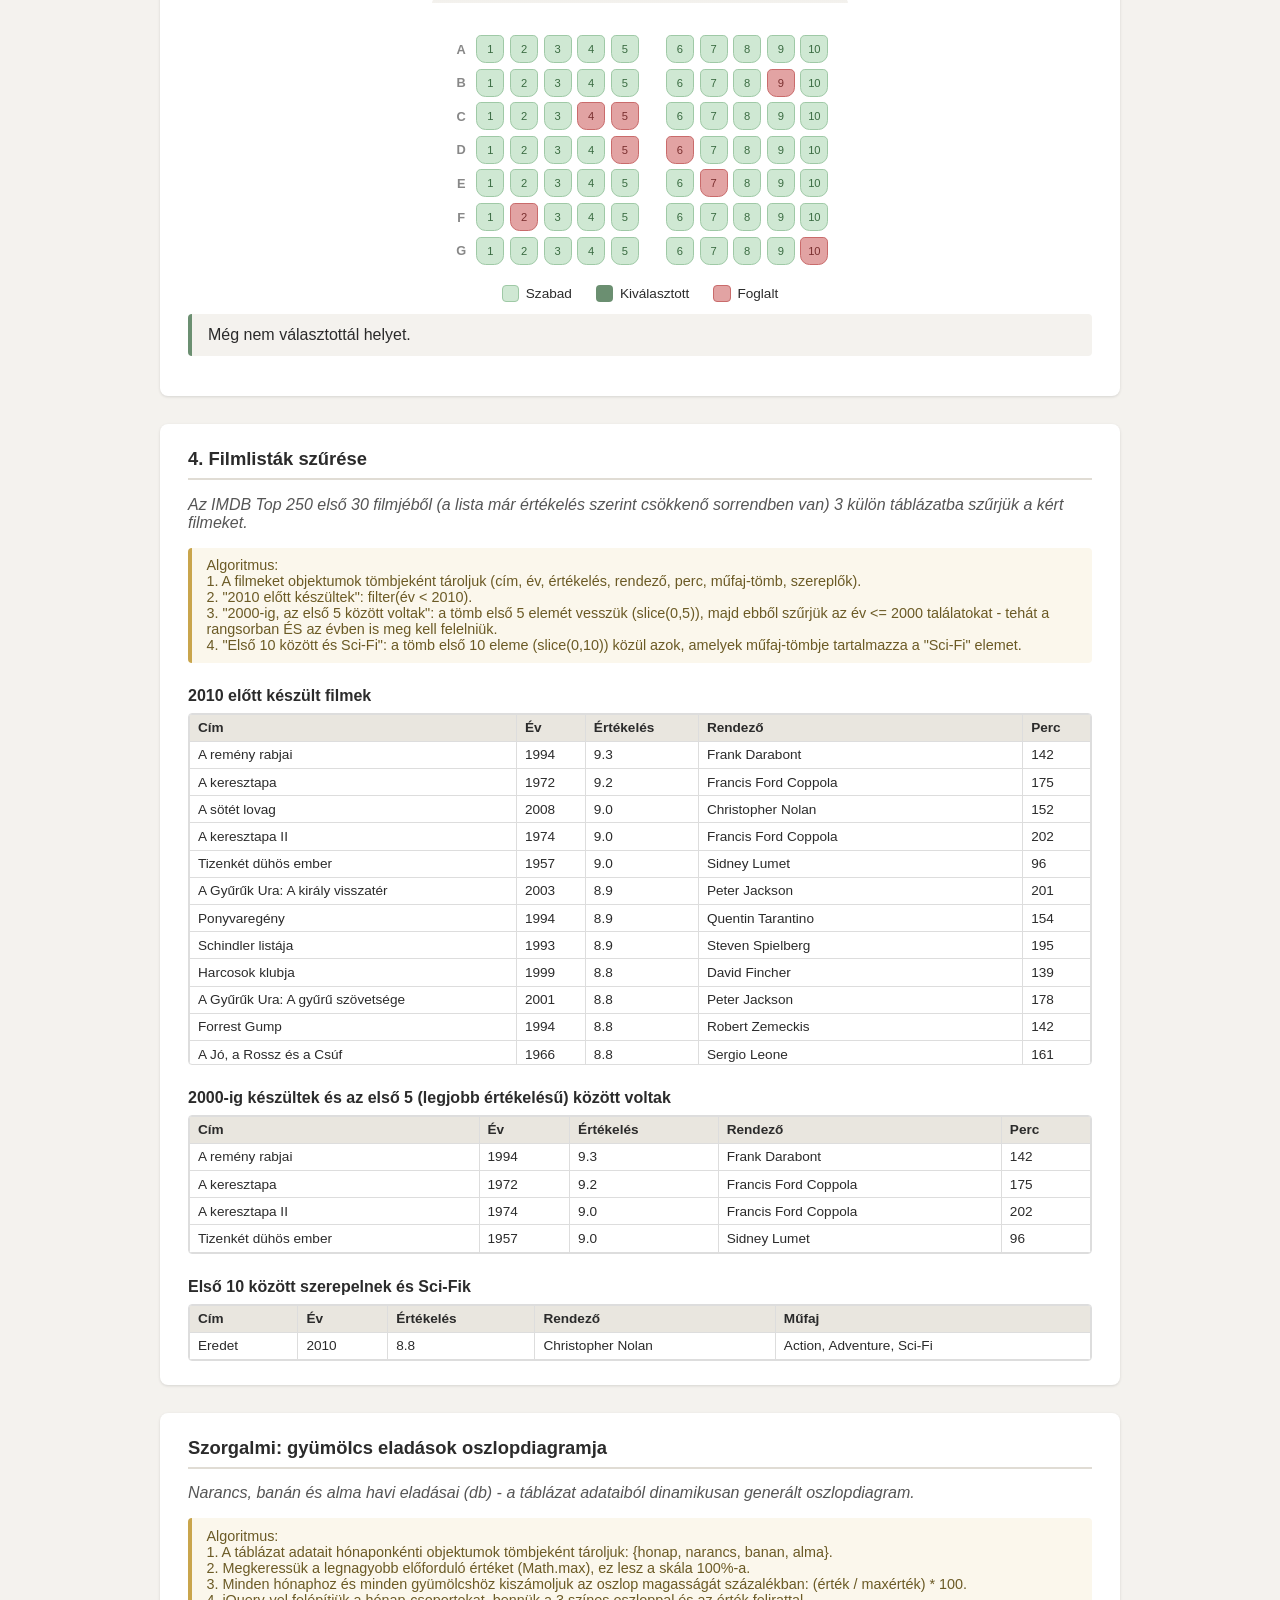
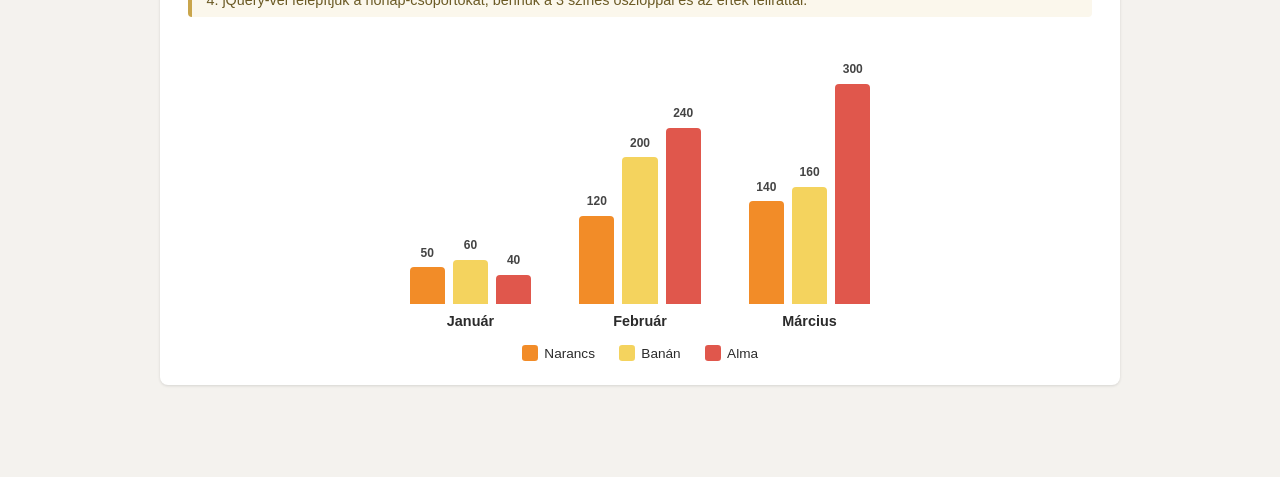
<file: feladatok4.html>
<!DOCTYPE html>
<html lang="hu">

<head>
	<meta charset="utf-8">
	<title>Lapozó, vizsgaeredmény, moziülésrend, filmlisták, diagram</title>
	<meta name="author" content="Kuti Anett">
	<meta name="description" content="Lapozó (pagination), vizsgaeredmény kiértékelés, mozi ülésrend választó, filmlisták szűrése és oszlopdiagram - jQuery gyakorló feladatok.">
	<meta name="viewport" content="width=device-width, initial-scale=1.0">
	<style>
		*,
		*:before,
		*:after {
			box-sizing: border-box;
		}

		body {
			font-family: sans-serif;
			background: #f4f2ee;
			margin: 0;
			padding: 2rem 1rem 4rem;
			color: #2b2b2b;
		}

		h1 {
			text-align: center;
			margin-bottom: 0.25rem;
		}

		p.intro {
			text-align: center;
			max-width: 42rem;
			margin: 0 auto 2rem;
			color: #555;
		}

		a.back {
			display: block;
			text-align: center;
			margin-bottom: 2rem;
		}

		.feladat {
			max-width: 60rem;
			margin: 0 auto 1.75rem;
			background: #fff;
			border-radius: 0.5rem;
			padding: 1.5rem 1.75rem;
			box-shadow: 0 1px 3px rgba(0, 0, 0, 0.12);
		}

		.feladat h2 {
			margin-top: 0;
			font-size: 1.15rem;
			border-bottom: 2px solid #e0dcd4;
			padding-bottom: 0.5rem;
		}

		.feladat h3 {
			font-size: 1rem;
			margin: 1.5rem 0 0.5rem;
		}

		.feladat p.leiras {
			color: #555;
			font-style: italic;
			margin-top: 0;
		}

		.feladat p.algoritmus {
			background: #fbf7ec;
			border-left: 4px solid #c9a54c;
			padding: 0.6rem 0.9rem;
			border-radius: 0.25rem;
			font-size: 0.9rem;
			color: #6b5a25;
			white-space: pre-line;
		}

		.eredmeny {
			background: #f4f2ee;
			border-left: 4px solid #6b8f71;
			padding: 0.75rem 1rem;
			border-radius: 0.25rem;
			margin-top: 0.75rem;
		}

		.eredmeny p {
			margin: 0.3rem 0;
		}

		table {
			border-collapse: collapse;
			width: 100%;
			margin-top: 0.5rem;
			font-size: 0.85rem;
		}

		th,
		td {
			border: 1px solid #ddd;
			padding: 0.35rem 0.5rem;
			text-align: left;
		}

		th {
			background: #e9e6df;
			position: sticky;
			top: 0;
		}

		.tabla-doboz {
			max-height: 22rem;
			overflow: auto;
			border: 1px solid #ddd;
			border-radius: 0.25rem;
			margin-top: 0.5rem;
		}

		.tabla-doboz table {
			margin-top: 0;
		}

		tr.sikeres td {
			background: #eaf6ea;
		}

		tr.sikertelen td {
			background: #fbeaea;
		}

		button {
			padding: 0.45rem 1rem;
			font-weight: bold;
			cursor: pointer;
			border: none;
			border-radius: 0.3rem;
			background: #6b8f71;
			color: #fff;
		}

		button:hover {
			opacity: 0.9;
		}

		button:disabled {
			background: #ccc;
			cursor: not-allowed;
			opacity: 1;
		}

		/* --- 1. Lapozó --- */
		#lapozo {
			display: flex;
			flex-wrap: wrap;
			gap: 0.4rem;
			align-items: center;
			margin-top: 0.75rem;
		}

		.lap-gomb {
			background: #fff;
			color: #444;
			border: 1px solid #ccc;
			padding: 0.4rem 0.7rem;
			border-radius: 0.3rem;
			cursor: pointer;
			font-size: 0.85rem;
			font-weight: normal;
		}

		.lap-gomb.aktiv {
			background: #6b8f71;
			color: #fff;
			border-color: #6b8f71;
			font-weight: bold;
		}

		#lista-elemek {
			display: grid;
			grid-template-columns: repeat(auto-fill, minmax(3.5rem, 1fr));
			gap: 0.4rem;
			margin-top: 1rem;
		}

		.lista-elem {
			background: #f4f2ee;
			border: 1px solid #e0dcd4;
			border-radius: 0.25rem;
			text-align: center;
			padding: 0.4rem 0;
			font-size: 0.8rem;
			color: #666;
		}

		/* --- 3. Mozi ülésrend --- */
		.mozi {
			text-align: center;
			margin-top: 1rem;
		}

		.vaszon {
			background: linear-gradient(180deg, #ddd, #f4f2ee);
			color: #888;
			letter-spacing: 0.3rem;
			font-size: 0.8rem;
			font-weight: bold;
			padding: 0.5rem;
			border-radius: 50% 50% 0 0 / 100% 100% 0 0;
			margin: 0 auto 2rem;
			max-width: 26rem;
		}

		.ules-sor {
			display: flex;
			align-items: center;
			justify-content: center;
			gap: 0.35rem;
			margin-bottom: 0.35rem;
		}

		.sor-cimke {
			width: 1.2rem;
			font-size: 0.8rem;
			font-weight: bold;
			color: #888;
		}

		.ules {
			width: 1.75rem;
			height: 1.75rem;
			border-radius: 0.3rem 0.3rem 0.6rem 0.6rem;
			background: #cfe8d3;
			border: 1px solid #9fc9a6;
			display: flex;
			align-items: center;
			justify-content: center;
			font-size: 0.7rem;
			color: #3a6b41;
			cursor: pointer;
		}

		.ules:hover {
			background: #b4dcbb;
		}

		.ules.kivalasztott {
			background: #6b8f71;
			border-color: #4d6f52;
			color: #fff;
		}

		.ules.foglalt {
			background: #e2a3a3;
			border-color: #c96b6b;
			color: #7a2f2f;
			cursor: not-allowed;
		}

		.folyoso {
			width: 1rem;
		}

		.jelmagyarazat {
			display: flex;
			justify-content: center;
			gap: 1.5rem;
			margin-top: 1.25rem;
			font-size: 0.85rem;
			flex-wrap: wrap;
		}

		.jelmagyarazat span {
			display: inline-flex;
			align-items: center;
			gap: 0.4rem;
		}

		.jelmagyarazat i {
			width: 1.1rem;
			height: 1.1rem;
			border-radius: 0.25rem;
			display: inline-block;
		}

		.jm-szabad {
			background: #cfe8d3;
			border: 1px solid #9fc9a6;
		}

		.jm-kivalasztott {
			background: #6b8f71;
		}

		.jm-foglalt {
			background: #e2a3a3;
			border: 1px solid #c96b6b;
		}

		/* --- 5. Diagram --- */
		.diagram-terulet {
			display: flex;
			align-items: flex-end;
			justify-content: center;
			gap: 3rem;
			height: 280px;
			margin-top: 2rem;
			padding-top: 2rem;
		}

		.honap-csoport {
			display: flex;
			flex-direction: column;
			align-items: center;
		}

		.oszlopok {
			display: flex;
			align-items: flex-end;
			gap: 0.5rem;
			height: 220px;
		}

		.oszlop {
			width: 2.2rem;
			border-radius: 0.25rem 0.25rem 0 0;
			position: relative;
		}

		.oszlop .ertek {
			position: absolute;
			top: -1.35rem;
			left: 50%;
			transform: translateX(-50%);
			font-size: 0.75rem;
			font-weight: bold;
			color: #444;
			white-space: nowrap;
		}

		.honap-nev {
			margin-top: 0.6rem;
			font-weight: bold;
			font-size: 0.9rem;
		}

		.diagram-jelmagyarazat {
			display: flex;
			justify-content: center;
			gap: 1.5rem;
			margin-top: 1rem;
			font-size: 0.85rem;
		}

		.diagram-jelmagyarazat span {
			display: inline-flex;
			align-items: center;
			gap: 0.4rem;
		}

		.diagram-jelmagyarazat i {
			width: 1rem;
			height: 1rem;
			border-radius: 0.2rem;
			display: inline-block;
		}
	</style>
</head>

<body>

	<h1>Lapozó, vizsga, moziülés, filmlisták, diagram</h1>
	<p class="intro">Öt további feladat: elemek lapozása 25-ösével, vizsgaeredmények kiértékelése, mozi ülésrend választó, filmadatok szűrése és egy oszlopdiagram táblázatból.</p>
	<a class="back" href="index.html">&larr; Vissza a főoldalra</a>

	<!-- 1. FELADAT: LAPOZÓ -->
	<div class="feladat">
		<h2>1. Lapozó (pagination) - 250 elem, 25-ösével</h2>
		<p class="leiras">1-25 | 26-50 | 51-75 | ... | 226-250 - kattints egy tartományra, hogy megnézd az abba eső elemeket.</p>
		<p class="algoritmus">Algoritmus:
1. Az oldalak száma = egészrész felfelé kerekítve(összes elem / oldalankénti elemszám) = 250 / 25 = 10 oldal.
2. Minden oldalhoz kiszámoljuk a tartomány elejét (oldalindex * 25 + 1) és végét (min((oldalindex+1) * 25, összes elem)), ebből épül fel a gomb felirata.
3. Gombra kattintva eltároljuk az aktív oldal indexét, majd újrarajzoljuk a lapozót (az aktív gomb kiemelésével) és a hozzá tartozó elemlistát.</p>

		<div id="lapozo"></div>
		<p class="eredmeny" id="lapozo-info" style="margin:0.75rem 0 0;"></p>
		<div id="lista-elemek"></div>
	</div>

	<!-- 2. FELADAT: VIZSGA -->
	<div class="feladat">
		<h2>2. Vizsgaeredmények kiértékelése</h2>
		<p class="leiras">$vizsga = [98, 53, 45, 96, 35, 45, 55, 98, 64, 80, 66, 45, 68, 93, 55] - 50%-tól sikeres a vizsga. Hány embernek sikerült?</p>
		<p class="algoritmus">Algoritmus:
1. Végigmegyünk a pontszámok tömbjén (filter), és megszámoljuk, hányan érték el legalább az 50 pontot.
2. A találatok száma adja a sikeres vizsgázók létszámát, ebből százalékot is számolunk a teljes létszámhoz képest.</p>

		<div class="eredmeny" id="vizsga-eredmeny"></div>
		<div class="tabla-doboz">
			<table>
				<thead>
					<tr>
						<th>#</th>
						<th>Pontszám</th>
						<th>Eredmény</th>
					</tr>
				</thead>
				<tbody id="vizsga-tabla"></tbody>
			</table>
		</div>
	</div>

	<!-- 3. FELADAT: MOZI ÜLÉSREND -->
	<div class="feladat">
		<h2>3. Mozi ülésrend választó</h2>
		<p class="leiras">Válaszd ki a helyeidet! Néhány hely már alapból foglalt, ezekre nem lehet kattintani.</p>
		<p class="algoritmus">Algoritmus:
1. A termet sorokkal (A-G) és soronkénti székszámmal (1-10) modellezzük, középen egy folyosóval (5. és 6. szék között).
2. Néhány helyet előre "foglaltnak" jelölünk (tömbben tároljuk az azonosítóikat, pl. "C4"), ezekre kattintva nem történik semmi.
3. Egy szabad székre kattintva jQuery-vel hozzáadjuk/levesszük a "kivalasztott" osztályt (toggleClass), és frissítjük a kiválasztott helyek listáját.</p>

		<div class="mozi">
			<div class="vaszon">VÁSZON</div>
			<div id="ulesek"></div>
		</div>

		<div class="jelmagyarazat">
			<span><i class="jm-szabad"></i> Szabad</span>
			<span><i class="jm-kivalasztott"></i> Kiválasztott</span>
			<span><i class="jm-foglalt"></i> Foglalt</span>
		</div>

		<p class="eredmeny" id="ules-info"></p>
	</div>

	<!-- 4. FELADAT: FILMLISTÁK -->
	<div class="feladat">
		<h2>4. Filmlisták szűrése</h2>
		<p class="leiras">Az IMDB Top 250 első 30 filmjéből (a lista már értékelés szerint csökkenő sorrendben van) 3 külön táblázatba szűrjük a kért filmeket.</p>
		<p class="algoritmus">Algoritmus:
1. A filmeket objektumok tömbjeként tároljuk (cím, év, értékelés, rendező, perc, műfaj-tömb, szereplők).
2. "2010 előtt készültek": filter(év &lt; 2010).
3. "2000-ig, az első 5 között voltak": a tömb első 5 elemét vesszük (slice(0,5)), majd ebből szűrjük az év &lt;= 2000 találatokat - tehát a rangsorban ÉS az évben is meg kell felelniük.
4. "Első 10 között és Sci-Fi": a tömb első 10 eleme (slice(0,10)) közül azok, amelyek műfaj-tömbje tartalmazza a "Sci-Fi" elemet.</p>

		<h3>2010 előtt készült filmek</h3>
		<div class="tabla-doboz"><table><thead><tr><th>Cím</th><th>Év</th><th>Értékelés</th><th>Rendező</th><th>Perc</th></tr></thead><tbody id="film-2010-elott"></tbody></table></div>

		<h3>2000-ig készültek és az első 5 (legjobb értékelésű) között voltak</h3>
		<div class="tabla-doboz"><table><thead><tr><th>Cím</th><th>Év</th><th>Értékelés</th><th>Rendező</th><th>Perc</th></tr></thead><tbody id="film-elso5-2000"></tbody></table></div>

		<h3>Első 10 között szerepelnek és Sci-Fik</h3>
		<div class="tabla-doboz"><table><thead><tr><th>Cím</th><th>Év</th><th>Értékelés</th><th>Rendező</th><th>Műfaj</th></tr></thead><tbody id="film-top10-scifi"></tbody></table></div>
	</div>

	<!-- 5. FELADAT (SZORGALMI): DIAGRAM -->
	<div class="feladat">
		<h2>Szorgalmi: gyümölcs eladások oszlopdiagramja</h2>
		<p class="leiras">Narancs, banán és alma havi eladásai (db) - a táblázat adataiból dinamikusan generált oszlopdiagram.</p>
		<p class="algoritmus">Algoritmus:
1. A táblázat adatait hónaponkénti objektumok tömbjeként tároljuk: {honap, narancs, banan, alma}.
2. Megkeressük a legnagyobb előforduló értéket (Math.max), ez lesz a skála 100%-a.
3. Minden hónaphoz és minden gyümölcshöz kiszámoljuk az oszlop magasságát százalékban: (érték / maxérték) * 100.
4. jQuery-vel felépítjük a hónap-csoportokat, bennük a 3 színes oszloppal és az érték felirattal.</p>

		<div class="diagram-terulet" id="diagram"></div>
		<div class="diagram-jelmagyarazat" id="diagram-jelmagyarazat"></div>
	</div>

	<script src="https://code.jquery.com/jquery-3.5.1.min.js" integrity="sha256-9/aliU8dGd2tb6OSsuzixeV4y/faTqgFtohetphbbj0=" crossorigin="anonymous"></script>
	<script type="text/javascript">
		$(document).ready(function ($) {

			/* ============================================================
			   1. FELADAT: LAPOZÓ (250 elem, 25-ösével)
			   ============================================================ */

			var OSSZES_ELEM = 250;
			var OLDALANKENT = 25;
			var OLDALAK_SZAMA = Math.ceil(OSSZES_ELEM / OLDALANKENT);
			var aktivOldal = 0;

			function oldalTartomany(oldalIndex) {
				var tol = oldalIndex * OLDALANKENT + 1;
				var ig = Math.min((oldalIndex + 1) * OLDALANKENT, OSSZES_ELEM);
				return { tol: tol, ig: ig };
			}

			function lapozoFelepit() {
				var $lapozo = $('#lapozo').empty();

				$('<button>', { class: 'lap-gomb', text: '‹ Előző', disabled: aktivOldal === 0 })
					.on('click', function () { oldalValtas(aktivOldal - 1); })
					.appendTo($lapozo);

				for (var i = 0; i < OLDALAK_SZAMA; i++) {
					var tartomany = oldalTartomany(i);
					$('<button>', {
						class: 'lap-gomb' + (i === aktivOldal ? ' aktiv' : ''),
						text: tartomany.tol + '-' + tartomany.ig,
						'data-oldal': i
					}).appendTo($lapozo);
				}

				$('<button>', { class: 'lap-gomb', text: 'Következő ›', disabled: aktivOldal === OLDALAK_SZAMA - 1 })
					.on('click', function () { oldalValtas(aktivOldal + 1); })
					.appendTo($lapozo);
			}

			function elemekMegjelenit() {
				var tartomany = oldalTartomany(aktivOldal);
				var $cont = $('#lista-elemek').empty();

				for (var i = tartomany.tol; i <= tartomany.ig; i++) {
					$('<div>', { class: 'lista-elem', text: '#' + i }).appendTo($cont);
				}

				$('#lapozo-info').html(
					'<strong>' + tartomany.tol + '-' + tartomany.ig + '.</strong> elem (' +
					(aktivOldal + 1) + '. / ' + OLDALAK_SZAMA + ' oldal, összesen ' + OSSZES_ELEM + ' elemből)'
				);
			}

			function oldalValtas(ujOldal) {
				if (ujOldal < 0 || ujOldal >= OLDALAK_SZAMA) { return; }
				aktivOldal = ujOldal;
				console.log('aktív oldal:', aktivOldal, oldalTartomany(aktivOldal));
				lapozoFelepit();
				elemekMegjelenit();
			}

			$('#lapozo').on('click', '.lap-gomb[data-oldal]', function () {
				oldalValtas(parseInt($(this).data('oldal'), 10));
			});

			lapozoFelepit();
			elemekMegjelenit();


			/* ============================================================
			   2. FELADAT: VIZSGAEREDMÉNYEK
			   ============================================================ */

			var vizsga = [98, 53, 45, 96, 35, 45, 55, 98, 64, 80, 66, 45, 68, 93, 55];
			var HATAR_SZAZALEK = 50;

			var sikeresek = vizsga.filter(function (pontszam) { return pontszam >= HATAR_SZAZALEK; });

			console.log('vizsga eredmények:', vizsga);
			console.log('sikeresek:', sikeresek, '| darab:', sikeresek.length);

			var szazalek = (sikeresek.length / vizsga.length * 100).toFixed(1);

			$('#vizsga-eredmeny').html(
				'<p><strong>' + sikeresek.length + ' főnek</strong> sikerült a vizsga a ' + vizsga.length + ' vizsgázóból (' + szazalek + '%), ' +
				'<strong>' + (vizsga.length - sikeresek.length) + ' fő</strong> nem érte el az 50 pontot.</p>'
			);

			var $vizsgaTest = $('#vizsga-tabla');
			vizsga.forEach(function (pontszam, index) {
				var sikeres = pontszam >= HATAR_SZAZALEK;
				$('<tr>', { class: sikeres ? 'sikeres' : 'sikertelen' })
					.append('<td>' + (index + 1) + '.</td>')
					.append('<td>' + pontszam + '</td>')
					.append('<td>' + (sikeres ? 'Sikeres' : 'Sikertelen') + '</td>')
					.appendTo($vizsgaTest);
			});


			/* ============================================================
			   3. FELADAT: MOZI ÜLÉSREND
			   ============================================================ */

			var SOROK = ['A', 'B', 'C', 'D', 'E', 'F', 'G'];
			var SZEKEK_SORONKENT = 10;
			var FOGLALT_HELYEK = ['C4', 'C5', 'D5', 'D6', 'E7', 'F2', 'B9', 'G10'];

			var $ulesek = $('#ulesek');
			SOROK.forEach(function (sor) {
				var $sor = $('<div>', { class: 'ules-sor' });
				$('<div>', { class: 'sor-cimke', text: sor }).appendTo($sor);

				for (var szam = 1; szam <= SZEKEK_SORONKENT; szam++) {
					var azonosito = sor + szam;
					var foglalt = FOGLALT_HELYEK.indexOf(azonosito) !== -1;

					$('<div>', {
						class: 'ules' + (foglalt ? ' foglalt' : ''),
						text: szam,
						'data-id': azonosito
					}).appendTo($sor);

					if (szam === 5) {
						$('<div>', { class: 'folyoso' }).appendTo($sor);
					}
				}

				$sor.appendTo($ulesek);
			});

			function ulesInfoFrissit() {
				var $kivalasztott = $('.ules.kivalasztott');
				var helyek = $kivalasztott.map(function () { return $(this).data('id'); }).get();

				console.log('kiválasztott helyek:', helyek);

				if (helyek.length === 0) {
					$('#ules-info').text('Még nem választottál helyet.');
				} else {
					$('#ules-info').html('Kiválasztott helyek (' + helyek.length + ' db): <strong>' + helyek.join(', ') + '</strong>');
				}
			}

			$('#ulesek').on('click', '.ules:not(.foglalt)', function () {
				$(this).toggleClass('kivalasztott');
				ulesInfoFrissit();
			});

			ulesInfoFrissit();


			/* ============================================================
			   4. FELADAT: FILMLISTÁK
			   ============================================================ */

			var filmek = [
				{ cim: 'A remény rabjai', ev: 1994, ertekeles: 9.3, rendezo: 'Frank Darabont', perc: 142, mufaj: ['Drama'] },
				{ cim: 'A keresztapa', ev: 1972, ertekeles: 9.2, rendezo: 'Francis Ford Coppola', perc: 175, mufaj: ['Crime', 'Drama'] },
				{ cim: 'A sötét lovag', ev: 2008, ertekeles: 9.0, rendezo: 'Christopher Nolan', perc: 152, mufaj: ['Action', 'Crime', 'Drama'] },
				{ cim: 'A keresztapa II', ev: 1974, ertekeles: 9.0, rendezo: 'Francis Ford Coppola', perc: 202, mufaj: ['Crime', 'Drama'] },
				{ cim: 'Tizenkét dühös ember', ev: 1957, ertekeles: 9.0, rendezo: 'Sidney Lumet', perc: 96, mufaj: ['Crime', 'Drama'] },
				{ cim: 'A Gyűrűk Ura: A király visszatér', ev: 2003, ertekeles: 8.9, rendezo: 'Peter Jackson', perc: 201, mufaj: ['Action', 'Adventure', 'Drama'] },
				{ cim: 'Ponyvaregény', ev: 1994, ertekeles: 8.9, rendezo: 'Quentin Tarantino', perc: 154, mufaj: ['Crime', 'Drama'] },
				{ cim: 'Schindler listája', ev: 1993, ertekeles: 8.9, rendezo: 'Steven Spielberg', perc: 195, mufaj: ['Biography', 'Drama', 'History'] },
				{ cim: 'Eredet', ev: 2010, ertekeles: 8.8, rendezo: 'Christopher Nolan', perc: 148, mufaj: ['Action', 'Adventure', 'Sci-Fi'] },
				{ cim: 'Harcosok klubja', ev: 1999, ertekeles: 8.8, rendezo: 'David Fincher', perc: 139, mufaj: ['Drama'] },
				{ cim: 'A Gyűrűk Ura: A gyűrű szövetsége', ev: 2001, ertekeles: 8.8, rendezo: 'Peter Jackson', perc: 178, mufaj: ['Action', 'Adventure', 'Drama'] },
				{ cim: 'Forrest Gump', ev: 1994, ertekeles: 8.8, rendezo: 'Robert Zemeckis', perc: 142, mufaj: ['Drama', 'Romance'] },
				{ cim: 'A Jó, a Rossz és a Csúf', ev: 1966, ertekeles: 8.8, rendezo: 'Sergio Leone', perc: 161, mufaj: ['Western'] },
				{ cim: 'A Gyűrűk Ura: A két torony', ev: 2002, ertekeles: 8.7, rendezo: 'Peter Jackson', perc: 179, mufaj: ['Action', 'Adventure', 'Drama'] },
				{ cim: 'Mátrix', ev: 1999, ertekeles: 8.7, rendezo: 'Lana Wachowski, Lilly Wachowski', perc: 136, mufaj: ['Action', 'Sci-Fi'] },
				{ cim: 'Nagymenők', ev: 1990, ertekeles: 8.7, rendezo: 'Martin Scorsese', perc: 146, mufaj: ['Biography', 'Crime', 'Drama'] },
				{ cim: 'A Birodalom visszavág', ev: 1980, ertekeles: 8.7, rendezo: 'Irvin Kershner', perc: 124, mufaj: ['Action', 'Adventure', 'Fantasy'] },
				{ cim: 'Száll a kakukk fészkére', ev: 1975, ertekeles: 8.7, rendezo: 'Milos Forman', perc: 133, mufaj: ['Drama'] },
				{ cim: 'Élősködők', ev: 2019, ertekeles: 8.6, rendezo: 'Bong Joon Ho', perc: 132, mufaj: ['Comedy', 'Drama', 'Thriller'] },
				{ cim: 'Csillagok között', ev: 2014, ertekeles: 8.6, rendezo: 'Christopher Nolan', perc: 169, mufaj: ['Adventure', 'Drama', 'Sci-Fi'] },
				{ cim: 'Isten városa', ev: 2002, ertekeles: 8.6, rendezo: 'Fernando Meirelles, Kátia Lund', perc: 130, mufaj: ['Crime', 'Drama'] },
				{ cim: 'Chihiro szellemországban', ev: 2001, ertekeles: 8.6, rendezo: 'Hayao Miyazaki', perc: 125, mufaj: ['Animation', 'Adventure', 'Family'] },
				{ cim: 'Ryan közlegény megmentése', ev: 1998, ertekeles: 8.6, rendezo: 'Steven Spielberg', perc: 169, mufaj: ['Drama', 'War'] },
				{ cim: 'Halálsoron', ev: 1999, ertekeles: 8.6, rendezo: 'Frank Darabont', perc: 189, mufaj: ['Crime', 'Drama', 'Fantasy'] },
				{ cim: 'Az élet szép', ev: 1997, ertekeles: 8.6, rendezo: 'Roberto Benigni', perc: 116, mufaj: ['Comedy', 'Drama', 'Romance'] },
				{ cim: 'Hetedik', ev: 1995, ertekeles: 8.6, rendezo: 'David Fincher', perc: 127, mufaj: ['Crime', 'Drama', 'Mystery'] },
				{ cim: 'A bárányok hallgatnak', ev: 1991, ertekeles: 8.6, rendezo: 'Jonathan Demme', perc: 118, mufaj: ['Crime', 'Drama', 'Thriller'] },
				{ cim: 'Csillagok háborúja', ev: 1977, ertekeles: 8.6, rendezo: 'George Lucas', perc: 121, mufaj: ['Action', 'Adventure', 'Fantasy'] },
				{ cim: 'Harakiri', ev: 1962, ertekeles: 8.6, rendezo: 'Masaki Kobayashi', perc: 133, mufaj: ['Action', 'Drama', 'Mystery'] },
				{ cim: 'A hét szamuráj', ev: 1954, ertekeles: 8.6, rendezo: 'Akira Kurosawa', perc: 207, mufaj: ['Action', 'Adventure', 'Drama'] }
			];

			function filmSorHtml(film, mufajIs) {
				var sor = '<tr><td>' + film.cim + '</td><td>' + film.ev + '</td><td>' + film.ertekeles.toFixed(1) + '</td><td>' + film.rendezo + '</td>';
				sor += mufajIs ? ('<td>' + film.mufaj.join(', ') + '</td>') : ('<td>' + film.perc + '</td>');
				sor += '</tr>';
				return sor;
			}

			// a) 2010 előtt készültek
			var film2010Elott = filmek.filter(function (f) { return f.ev < 2010; });
			$('#film-2010-elott').html(film2010Elott.map(function (f) { return filmSorHtml(f, false); }).join(''));

			// b) az első 5 (rangsor) között ÉS 2000-ig készültek
			var elso5 = filmek.slice(0, 5);
			var elso5es2000ig = elso5.filter(function (f) { return f.ev <= 2000; });
			$('#film-elso5-2000').html(elso5es2000ig.map(function (f) { return filmSorHtml(f, false); }).join(''));

			// c) az első 10 (rangsor) között ÉS Sci-Fi
			var elso10 = filmek.slice(0, 10);
			var elso10Scifi = elso10.filter(function (f) { return f.mufaj.indexOf('Sci-Fi') !== -1; });
			$('#film-top10-scifi').html(elso10Scifi.map(function (f) { return filmSorHtml(f, true); }).join(''));

			console.log('2010 előtt:', film2010Elott.length, 'db');
			console.log('első 5-ben és 2000-ig:', elso5es2000ig.map(function (f) { return f.cim; }));
			console.log('első 10-ben és Sci-Fi:', elso10Scifi.map(function (f) { return f.cim; }));


			/* ============================================================
			   SZORGALMI FELADAT: OSZLOPDIAGRAM
			   ============================================================ */

			var honapAdatok = [
				{ honap: 'Január', narancs: 50, banan: 60, alma: 40 },
				{ honap: 'Február', narancs: 120, banan: 200, alma: 240 },
				{ honap: 'Március', narancs: 140, banan: 160, alma: 300 }
			];

			var gyumolcsok = [
				{ kulcs: 'narancs', nev: 'Narancs', szin: '#f28c28' },
				{ kulcs: 'banan', nev: 'Banán', szin: '#f4d35e' },
				{ kulcs: 'alma', nev: 'Alma', szin: '#e0574c' }
			];

			var maxErtek = 0;
			honapAdatok.forEach(function (honap) {
				gyumolcsok.forEach(function (gy) {
					if (honap[gy.kulcs] > maxErtek) { maxErtek = honap[gy.kulcs]; }
				});
			});

			console.log('maximális érték a diagramhoz:', maxErtek);

			var $diagram = $('#diagram');
			honapAdatok.forEach(function (honap) {
				var $csoport = $('<div>', { class: 'honap-csoport' });
				var $oszlopok = $('<div>', { class: 'oszlopok' });

				gyumolcsok.forEach(function (gy) {
					var ertek = honap[gy.kulcs];
					var magassagSzazalek = (ertek / maxErtek) * 100;

					var $oszlop = $('<div>', { class: 'oszlop' }).css({
						height: magassagSzazalek + '%',
						background: gy.szin
					});
					$('<span>', { class: 'ertek', text: ertek }).appendTo($oszlop);
					$oszlop.appendTo($oszlopok);
				});

				$oszlopok.appendTo($csoport);
				$('<div>', { class: 'honap-nev', text: honap.honap }).appendTo($csoport);
				$csoport.appendTo($diagram);
			});

			var $jelmagyarazat = $('#diagram-jelmagyarazat');
			gyumolcsok.forEach(function (gy) {
				var $elem = $('<span>');
				$('<i>').css('background', gy.szin).appendTo($elem);
				$elem.append(gy.nev);
				$elem.appendTo($jelmagyarazat);
			});

		});
	</script>
</body>

</html>
</file>
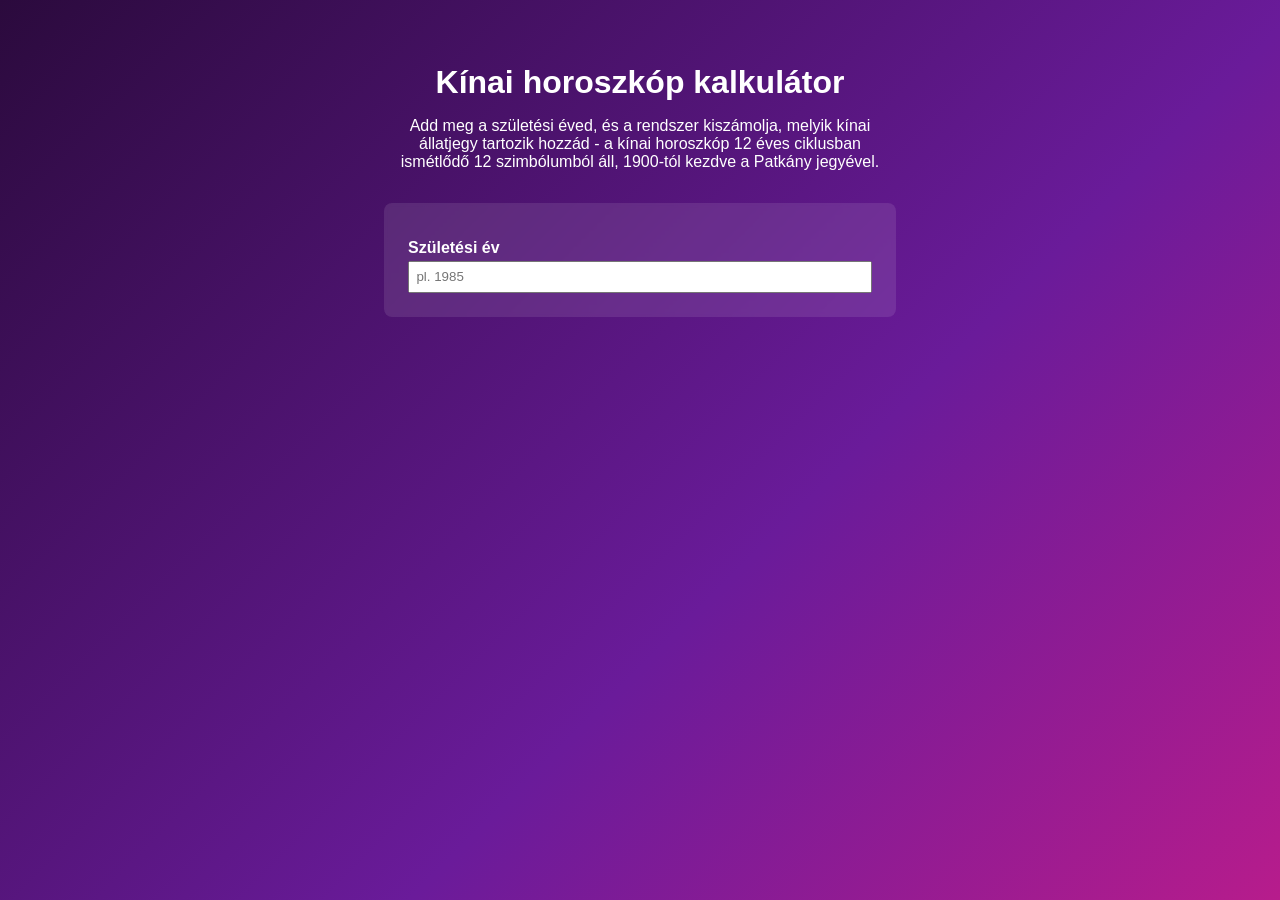
<file: horoszkop.html>
<!DOCTYPE html>
<html lang="hu">

<head>
	<meta charset="utf-8">
	<title>Kínai horoszkóp kalkulátor</title>
	<meta name="author" content="Kuti Anett">
	<meta name="description" content="Add meg a születési éved, és megtudod, melyik kínai állatjegy tartozik hozzád.">
	<meta name="viewport" content="width=device-width, initial-scale=1.0">
	<link rel="icon" type="image/x-icon" href="" />
	<style>
		*,
		*:before,
		*:after {
			box-sizing: border-box;
		}

		html {
			background: linear-gradient(135deg, #2b0a3d, #6a1b9a 60%, #b71c8c);
		}

		body {
			min-height: 100vh;
			margin: 0;
			padding: 4rem 1.5rem;
			font-family: sans-serif;
			color: #fff;
			display: flex;
			justify-content: center;
		}

		.page {
			width: 100%;
			max-width: 32rem;
			text-align: center;
		}

		h1 {
			margin: 0 0 1rem;
		}

		p.intro {
			margin: 0 0 2rem;
		}

		#get-horoszkop {
			text-align: left;
			background: rgba(255, 255, 255, 0.1);
			padding: 1.5rem;
			border-radius: 0.5rem;
			backdrop-filter: blur(2px);
		}

		#get-horoszkop label {
			display: block;
			margin-top: 0.75rem;
			font-weight: bold;
		}

		#get-horoszkop input {
			width: 100%;
			padding: 0.4rem;
			margin-top: 0.25rem;
		}

		#results {
			margin-top: 1.5rem;
			background: rgba(255, 255, 255, 0.9);
			color: #2b0a3d;
			padding: 1.5rem;
			border-radius: 0.5rem;
		}

		#results:empty {
			display: none;
		}

		#results .animal {
			font-size: 2rem;
			font-weight: bold;
			margin: 0 0 0.5rem;
		}

		#results .warning {
			color: #b00020;
			font-weight: bold;
		}
	</style>
</head>

<body>
	<div class="page">
		<h1>Kínai horoszkóp kalkulátor</h1>
		<p class="intro">Add meg a születési éved, és a rendszer kiszámolja, melyik kínai állatjegy tartozik hozzád - a kínai horoszkóp 12 éves ciklusban ismétlődő 12 szimbólumból áll, 1900-tól kezdve a Patkány jegyével.</p>

		<div id="get-horoszkop">
			<label for="birthyear">Születési év</label>
			<input type="number" id="birthyear" min="1900" step="1" placeholder="pl. 1985">
		</div>

		<div id="results"></div>
	</div>

	<script type="text/javascript">
		// Kínai állatjegyek, 1900-tól (Patkány) kezdődő sorrendben
		var zodiacAnimals = [
			{ name: 'Patkány', description: 'Talpraesett, alkalmazkodó és jó megfigyelő.' },
			{ name: 'Bivaly', description: 'Kitartó, megbízható és szorgalmas.' },
			{ name: 'Tigris', description: 'Bátor, magabiztos és karizmatikus.' },
			{ name: 'Nyúl', description: 'Kedves, óvatos és diplomatikus.' },
			{ name: 'Sárkány', description: 'Energikus, önbizalommal teli és karizmatikus vezető.' },
			{ name: 'Kígyó', description: 'Bölcs, rejtélyes és intuitív.' },
			{ name: 'Ló', description: 'Szabadságszerető, energikus és társaságkedvelő.' },
			{ name: 'Kecske', description: 'Kreatív, gyengéd és együttérző.' },
			{ name: 'Majom', description: 'Okos, szellemes és leleményes.' },
			{ name: 'Kakas', description: 'Magabiztos, precíz és szókimondó.' },
			{ name: 'Kutya', description: 'Hűséges, becsületes és igazságszerető.' },
			{ name: 'Disznó', description: 'Nagylelkű, őszinte és szorgalmas.' }
		];

		function getZodiacIndex(birthYear) {
			var years = birthYear - 1900;
			return years - Math.floor(years / 12) * 12;
		}

		function showZodiac() {
			var results = document.getElementById('results');
			var birthYear = parseInt(document.getElementById('birthyear').value, 10);

			if (!birthYear || birthYear < 1900) {
				results.innerHTML = '<p class="warning">Kérlek, adj meg egy érvényes, 1900 utáni születési évet.</p>';
				return;
			}

			var index = getZodiacIndex(birthYear);
			var animal = zodiacAnimals[index];

			var html = '';
			html += '<p class="animal">' + animal.name + '</p>';
			html += '<p>' + animal.description + '</p>';
			results.innerHTML = html;
		}

		document.getElementById('birthyear').addEventListener('change', showZodiac);
	</script>
</body>

</html>
</file>
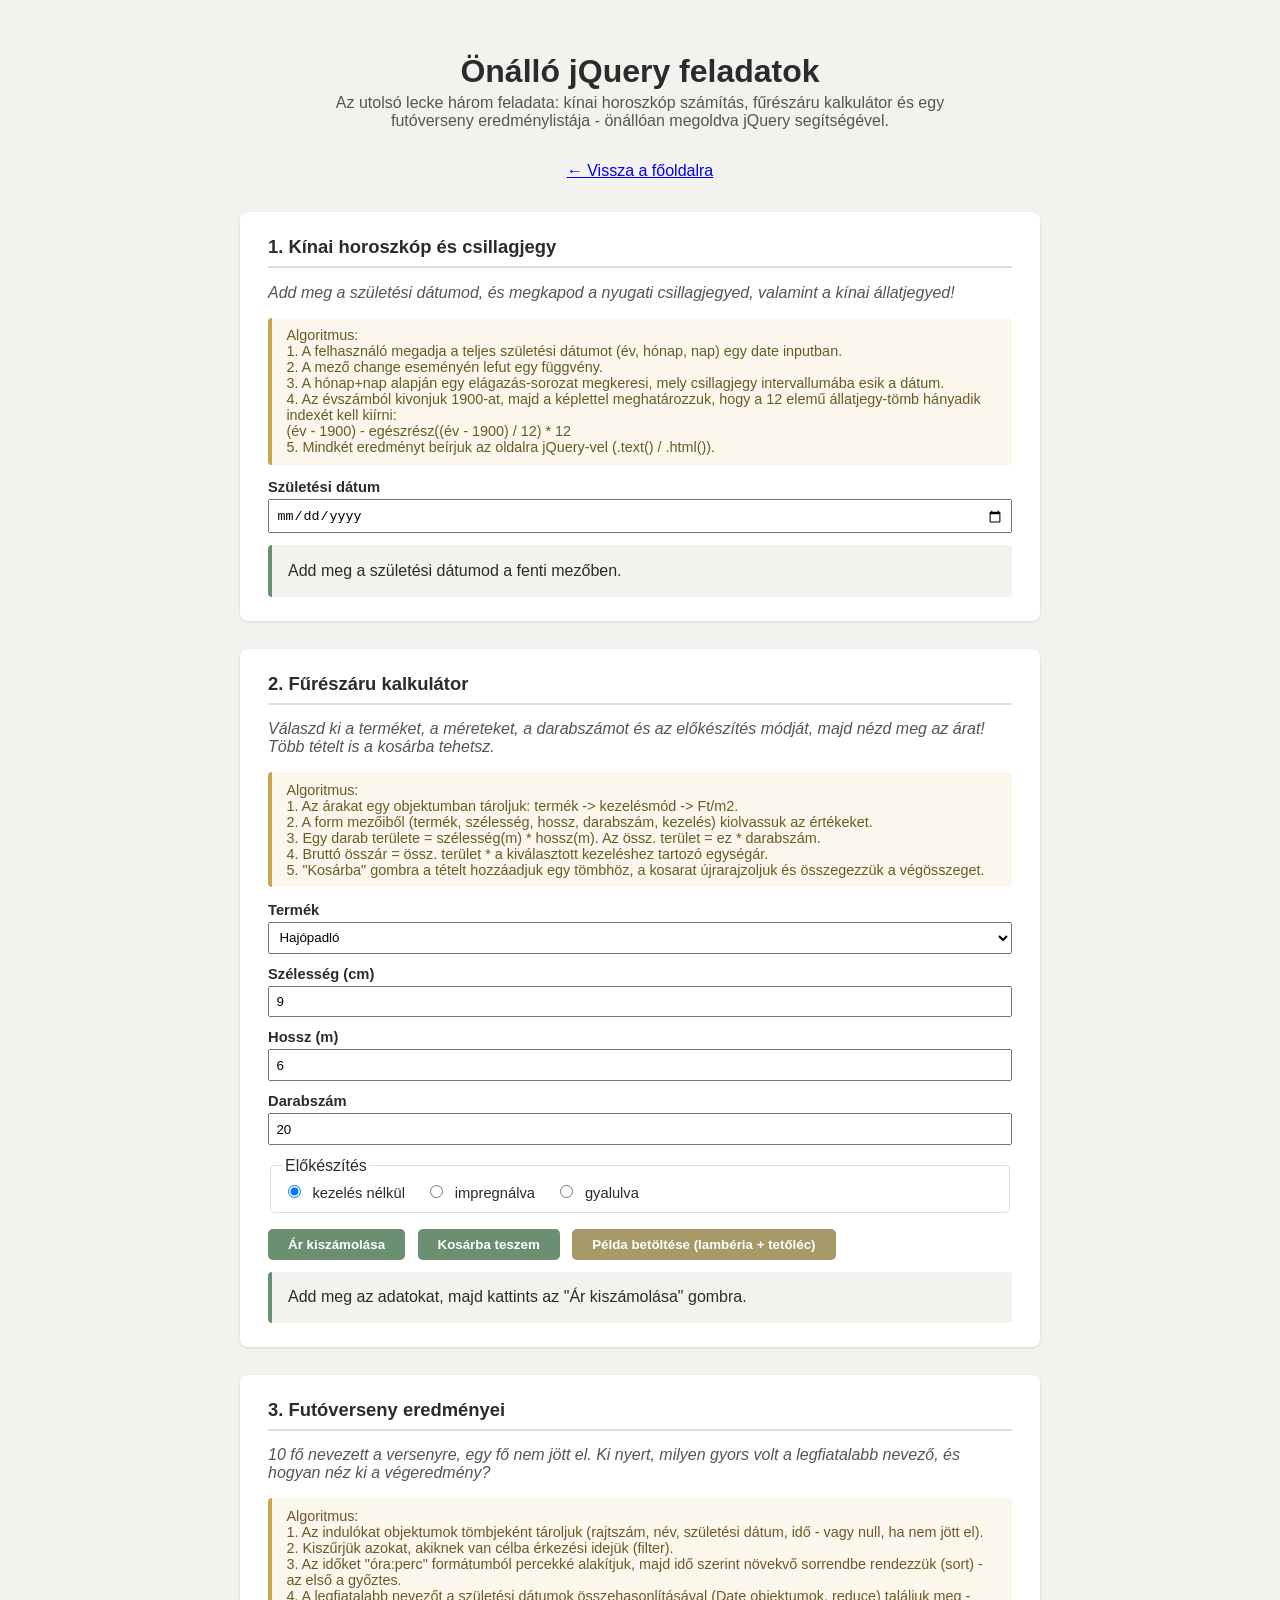
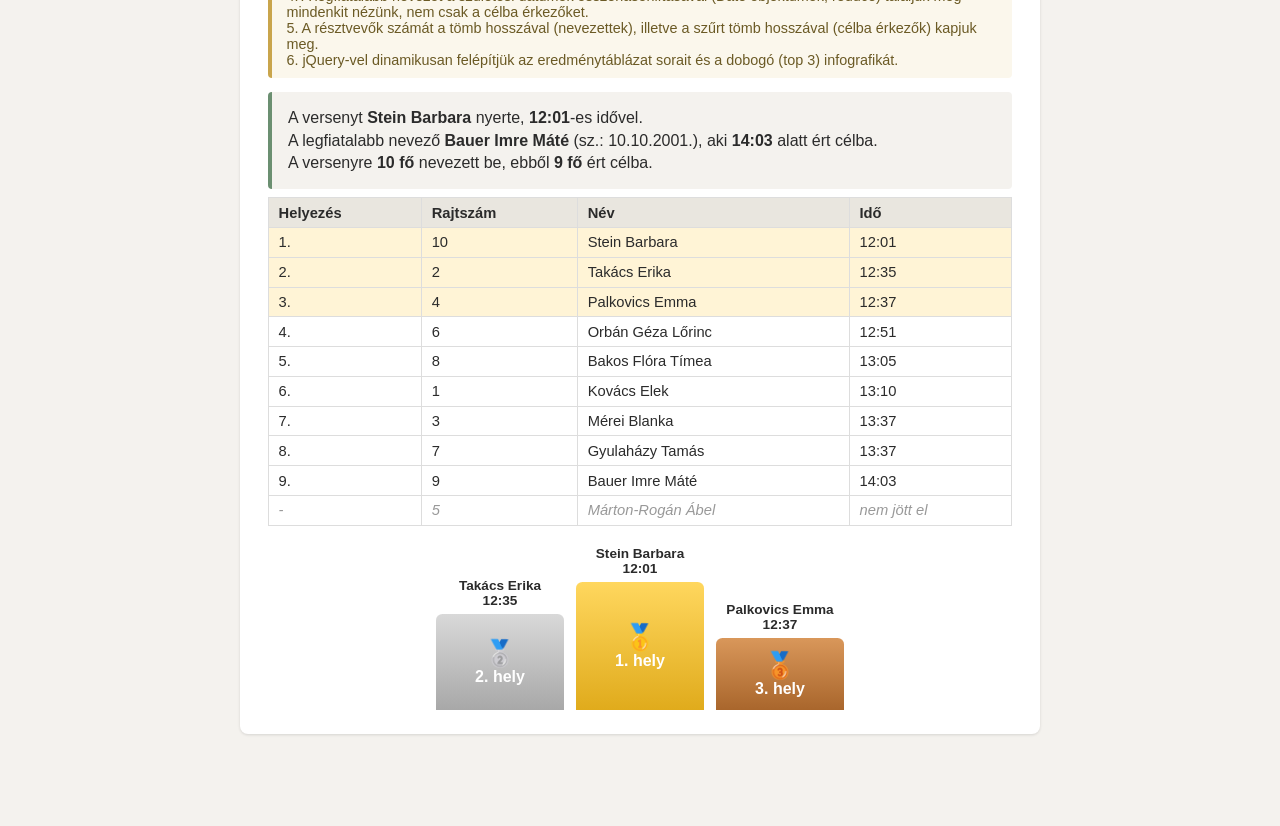
<file: jquery-feladatok.html>
<!DOCTYPE html>
<html lang="hu">

<head>
	<meta charset="utf-8">
	<title>Önálló jQuery feladatok</title>
	<meta name="author" content="Kuti Anett">
	<meta name="description" content="Kínai horoszkóp, fűrészáru kalkulátor és futóverseny eredménylista - önálló jQuery gyakorló feladatok.">
	<meta name="viewport" content="width=device-width, initial-scale=1.0">
	<style>
		*,
		*:before,
		*:after {
			box-sizing: border-box;
		}

		body {
			font-family: sans-serif;
			background: #f4f2ee;
			margin: 0;
			padding: 2rem 1rem 4rem;
			color: #2b2b2b;
		}

		h1 {
			text-align: center;
			margin-bottom: 0.25rem;
		}

		p.intro {
			text-align: center;
			max-width: 42rem;
			margin: 0 auto 2rem;
			color: #555;
		}

		a.back {
			display: block;
			text-align: center;
			margin-bottom: 2rem;
		}

		.feladat {
			max-width: 50rem;
			margin: 0 auto 1.75rem;
			background: #fff;
			border-radius: 0.5rem;
			padding: 1.5rem 1.75rem;
			box-shadow: 0 1px 3px rgba(0, 0, 0, 0.12);
		}

		.feladat h2 {
			margin-top: 0;
			font-size: 1.15rem;
			border-bottom: 2px solid #e0dcd4;
			padding-bottom: 0.5rem;
		}

		.feladat p.leiras {
			color: #555;
			font-style: italic;
			margin-top: 0;
		}

		.feladat p.algoritmus {
			background: #fbf7ec;
			border-left: 4px solid #c9a54c;
			padding: 0.6rem 0.9rem;
			border-radius: 0.25rem;
			font-size: 0.9rem;
			color: #6b5a25;
			white-space: pre-line;
		}

		.eredmeny {
			background: #f4f2ee;
			border-left: 4px solid #6b8f71;
			padding: 0.75rem 1rem;
			border-radius: 0.25rem;
			margin-top: 0.75rem;
		}

		.eredmeny p {
			margin: 0.3rem 0;
		}

		table {
			border-collapse: collapse;
			width: 100%;
			margin-top: 0.5rem;
		}

		th,
		td {
			border: 1px solid #ddd;
			padding: 0.4rem 0.6rem;
			text-align: left;
			font-size: 0.92rem;
		}

		th {
			background: #e9e6df;
		}

		tr.arany {
			background: #fff4d6;
		}

		tr.nem-jott {
			color: #999;
			font-style: italic;
		}

		label {
			display: block;
			margin-top: 0.75rem;
			font-weight: bold;
			font-size: 0.92rem;
		}

		input,
		select {
			width: 100%;
			padding: 0.4rem;
			margin-top: 0.25rem;
		}

		fieldset {
			margin-top: 0.75rem;
			border: 1px solid #ddd;
			border-radius: 0.3rem;
		}

		.radio-sor label {
			display: inline-block;
			font-weight: normal;
			margin: 0 1rem 0 0.25rem;
		}

		.radio-sor input {
			width: auto;
			display: inline-block;
		}

		button {
			padding: 0.5rem 1.25rem;
			font-weight: bold;
			cursor: pointer;
			border: none;
			border-radius: 0.3rem;
			background: #6b8f71;
			color: #fff;
			margin-top: 1rem;
			margin-right: 0.5rem;
		}

		button.masodlagos {
			background: #a89968;
		}

		button:hover {
			opacity: 0.9;
		}

		#kosar-osszesen {
			font-size: 1.1rem;
			margin-top: 0.75rem;
		}

		.dobogo {
			display: flex;
			align-items: flex-end;
			gap: 0.75rem;
			margin-top: 1.25rem;
			justify-content: center;
		}

		.dobogo .hely {
			text-align: center;
			width: 8rem;
		}

		.dobogo .hely .nev {
			font-weight: bold;
			font-size: 0.85rem;
			margin-bottom: 0.4rem;
			word-wrap: break-word;
		}

		.dobogo .oszlop {
			border-radius: 0.4rem 0.4rem 0 0;
			display: flex;
			flex-direction: column;
			align-items: center;
			justify-content: center;
			color: #fff;
			font-weight: bold;
		}

		.dobogo .helyezes-1 .oszlop {
			height: 8rem;
			background: linear-gradient(180deg, #ffd75e, #e0ab1c);
		}

		.dobogo .helyezes-2 .oszlop {
			height: 6rem;
			background: linear-gradient(180deg, #d9d9d9, #a8a8a8);
		}

		.dobogo .helyezes-3 .oszlop {
			height: 4.5rem;
			background: linear-gradient(180deg, #d9975a, #a9662c);
		}

		.dobogo .erem {
			font-size: 1.6rem;
		}
	</style>
</head>

<body>

	<h1>Önálló jQuery feladatok</h1>
	<p class="intro">Az utolsó lecke három feladata: kínai horoszkóp számítás, fűrészáru kalkulátor és egy futóverseny eredménylistája - önállóan megoldva jQuery segítségével.</p>
	<a class="back" href="index.html">&larr; Vissza a főoldalra</a>

	<!-- 1. FELADAT: KÍNAI HOROSZKÓP -->
	<div class="feladat">
		<h2>1. Kínai horoszkóp és csillagjegy</h2>
		<p class="leiras">Add meg a születési dátumod, és megkapod a nyugati csillagjegyed, valamint a kínai állatjegyed!</p>
		<p class="algoritmus">Algoritmus:
1. A felhasználó megadja a teljes születési dátumot (év, hónap, nap) egy date inputban.
2. A mező change eseményén lefut egy függvény.
3. A hónap+nap alapján egy elágazás-sorozat megkeresi, mely csillagjegy intervallumába esik a dátum.
4. Az évszámból kivonjuk 1900-at, majd a képlettel meghatározzuk, hogy a 12 elemű állatjegy-tömb hányadik indexét kell kiírni:
   (év - 1900) - egészrész((év - 1900) / 12) * 12
5. Mindkét eredményt beírjuk az oldalra jQuery-vel (.text() / .html()).</p>

		<label for="szuldatum">Születési dátum</label>
		<input type="date" id="szuldatum" min="1900-01-01">

		<div class="eredmeny" id="horoszkop-eredmeny">
			<p>Add meg a születési dátumod a fenti mezőben.</p>
		</div>
	</div>

	<!-- 2. FELADAT: FŰRÉSZÁRUK -->
	<div class="feladat">
		<h2>2. Fűrészáru kalkulátor</h2>
		<p class="leiras">Válaszd ki a terméket, a méreteket, a darabszámot és az előkészítés módját, majd nézd meg az árat! Több tételt is a kosárba tehetsz.</p>
		<p class="algoritmus">Algoritmus:
1. Az árakat egy objektumban tároljuk: termék -&gt; kezelésmód -&gt; Ft/m2.
2. A form mezőiből (termék, szélesség, hossz, darabszám, kezelés) kiolvassuk az értékeket.
3. Egy darab területe = szélesség(m) * hossz(m). Az össz. terület = ez * darabszám.
4. Bruttó összár = össz. terület * a kiválasztott kezeléshez tartozó egységár.
5. "Kosárba" gombra a tételt hozzáadjuk egy tömbhöz, a kosarat újrarajzoljuk és összegezzük a végösszeget.</p>

		<label for="termek">Termék</label>
		<select id="termek">
			<option value="Hajópadló">Hajópadló</option>
			<option value="Tetőléc">Tetőléc</option>
			<option value="Lambéria">Lambéria</option>
		</select>

		<label for="szelesseg">Szélesség (cm)</label>
		<input type="number" id="szelesseg" min="1" step="0.5" value="9">

		<label for="hossz">Hossz (m)</label>
		<input type="number" id="hossz" min="0.1" step="0.1" value="6">

		<label for="darabszam">Darabszám</label>
		<input type="number" id="darabszam" min="1" step="1" value="20">

		<fieldset>
			<legend>Előkészítés</legend>
			<div class="radio-sor">
				<input type="radio" name="kezeles" id="kezeletlen" value="kezeletlen" checked>
				<label for="kezeletlen" style="display:inline">kezelés nélkül</label>

				<input type="radio" name="kezeles" id="impregnalva" value="impregnalva">
				<label for="impregnalva" style="display:inline">impregnálva</label>

				<input type="radio" name="kezeles" id="gyalulva" value="gyalulva">
				<label for="gyalulva" style="display:inline">gyalulva</label>
			</div>
		</fieldset>

		<button id="szamolGomb" type="button">Ár kiszámolása</button>
		<button id="kosarbaGomb" type="button">Kosárba teszem</button>
		<button id="peldaGomb" type="button" class="masodlagos">Példa betöltése (lambéria + tetőléc)</button>

		<div class="eredmeny" id="furuszaru-eredmeny">
			<p>Add meg az adatokat, majd kattints az "Ár kiszámolása" gombra.</p>
		</div>

		<div class="eredmeny" id="kosar-doboz" style="display:none;">
			<p><strong>Kosár tartalma:</strong></p>
			<table>
				<thead>
					<tr>
						<th>Termék</th>
						<th>Méret</th>
						<th>Darab</th>
						<th>Kezelés</th>
						<th>Ár</th>
					</tr>
				</thead>
				<tbody id="kosar-tabla-test"></tbody>
			</table>
			<p id="kosar-osszesen"></p>
		</div>
	</div>

	<!-- 3. FELADAT: FUTÓVERSENY -->
	<div class="feladat">
		<h2>3. Futóverseny eredményei</h2>
		<p class="leiras">10 fő nevezett a versenyre, egy fő nem jött el. Ki nyert, milyen gyors volt a legfiatalabb nevező, és hogyan néz ki a végeredmény?</p>
		<p class="algoritmus">Algoritmus:
1. Az indulókat objektumok tömbjeként tároljuk (rajtszám, név, születési dátum, idő - vagy null, ha nem jött el).
2. Kiszűrjük azokat, akiknek van célba érkezési idejük (filter).
3. Az időket "óra:perc" formátumból percekké alakítjuk, majd idő szerint növekvő sorrendbe rendezzük (sort) - az első a győztes.
4. A legfiatalabb nevezőt a születési dátumok összehasonlításával (Date objektumok, reduce) találjuk meg - mindenkit nézünk, nem csak a célba érkezőket.
5. A résztvevők számát a tömb hosszával (nevezettek), illetve a szűrt tömb hosszával (célba érkezők) kapjuk meg.
6. jQuery-vel dinamikusan felépítjük az eredménytáblázat sorait és a dobogó (top 3) infografikát.</p>

		<div class="eredmeny" id="verseny-osszegzes"></div>

		<table id="verseny-tabla">
			<thead>
				<tr>
					<th>Helyezés</th>
					<th>Rajtszám</th>
					<th>Név</th>
					<th>Idő</th>
				</tr>
			</thead>
			<tbody id="verseny-tabla-test"></tbody>
		</table>

		<div class="dobogo" id="dobogo"></div>
	</div>

	<script src="https://code.jquery.com/jquery-3.5.1.min.js" integrity="sha256-9/aliU8dGd2tb6OSsuzixeV4y/faTqgFtohetphbbj0=" crossorigin="anonymous"></script>
	<script type="text/javascript">
		$(document).ready(function ($) {

			/* ============================================================
			   1. FELADAT: KÍNAI HOROSZKÓP + NYUGATI CSILLAGJEGY
			   ============================================================ */

			var allatjegyek = ['Patkány', 'Bivaly', 'Tigris', 'Nyúl', 'Sárkány', 'Kígyó',
				'Ló', 'Kecske', 'Majom', 'Kakas', 'Kutya', 'Disznó'];

			function kinaiAllatjegy(szuletesiEv) {
				var index = (szuletesiEv - 1900) - Math.floor((szuletesiEv - 1900) / 12) * 12;
				return allatjegyek[index];
			}

			function nyugatiCsillagjegy(honap, nap) {
				var d = honap * 100 + nap;
				if (d >= 321 && d <= 419) return 'Kos';
				if (d >= 420 && d <= 520) return 'Bika';
				if (d >= 521 && d <= 620) return 'Ikrek';
				if (d >= 621 && d <= 722) return 'Rák';
				if (d >= 723 && d <= 822) return 'Oroszlán';
				if (d >= 823 && d <= 922) return 'Szűz';
				if (d >= 923 && d <= 1022) return 'Mérleg';
				if (d >= 1023 && d <= 1121) return 'Skorpió';
				if (d >= 1122 && d <= 1221) return 'Nyilas';
				if (d >= 1222 || d <= 119) return 'Bak';
				if (d >= 120 && d <= 218) return 'Vízöntő';
				return 'Halak';
			}

			// A mező change eseményén kell mindig újraszámolni
			$('#szuldatum').on('change', function () {
				var ertek = $(this).val(); // formátum: "ÉÉÉÉ-HH-NN"
				console.log('Kiválasztott dátum:', ertek);

				if (!ertek) {
					$('#horoszkop-eredmeny').html('<p>Add meg a születési dátumod a fenti mezőben.</p>');
					return;
				}

				var reszek = ertek.split('-');
				var ev = parseInt(reszek[0], 10);
				var honap = parseInt(reszek[1], 10);
				var nap = parseInt(reszek[2], 10);

				var csillagjegy = nyugatiCsillagjegy(honap, nap);
				var allatjegy = kinaiAllatjegy(ev);
				console.log('csillagjegy:', csillagjegy, '| kínai állatjegy:', allatjegy);

				$('#horoszkop-eredmeny').html(
					'<p>Nyugati csillagjegyed: <strong>' + csillagjegy + '</strong></p>' +
					'<p>Kínai állatjegyed: <strong>' + allatjegy + '</strong></p>'
				);
			});


			/* ============================================================
			   2. FELADAT: FŰRÉSZÁRU KALKULÁTOR
			   ============================================================ */

			var arak = {
				'Hajópadló': { kezeletlen: 9000, impregnalva: 10000, gyalulva: 16000 },
				'Tetőléc': { kezeletlen: 7000, impregnalva: 9000, gyalulva: 12000 },
				'Lambéria': { kezeletlen: 12000, impregnalva: 15000, gyalulva: 23000 }
			};

			var kezelesNev = { kezeletlen: 'kezelés nélkül', impregnalva: 'impregnálva', gyalulva: 'gyalulva' };

			var kosarTartalom = [];

			function forintFormatum(szam) {
				return Math.round(szam).toLocaleString('hu-HU') + ' Ft';
			}

			function furuszaruSzamol(termek, szelessegCm, hosszM, darab, kezeles) {
				var egysegar = arak[termek][kezeles];
				var egyDbTerulet = (szelessegCm / 100) * hosszM;
				var osszTerulet = egyDbTerulet * darab;
				var brutto = osszTerulet * egysegar;
				return { egysegar: egysegar, terulet: osszTerulet, ar: brutto };
			}

			function aktualisAdatok() {
				return {
					termek: $('#termek').val(),
					szelesseg: parseFloat($('#szelesseg').val()),
					hossz: parseFloat($('#hossz').val()),
					darab: parseInt($('#darabszam').val(), 10),
					kezeles: $('input[name="kezeles"]:checked').val()
				};
			}

			function kosarUjrarajzol() {
				var $test = $('#kosar-tabla-test');
				$test.empty();
				var vegosszeg = 0;

				kosarTartalom.forEach(function (tetel) {
					vegosszeg += tetel.ar;
					$test.append(
						'<tr>' +
						'<td>' + tetel.termek + '</td>' +
						'<td>' + tetel.szelesseg + ' cm x ' + tetel.hossz + ' m</td>' +
						'<td>' + tetel.darab + ' db</td>' +
						'<td>' + kezelesNev[tetel.kezeles] + '</td>' +
						'<td>' + forintFormatum(tetel.ar) + '</td>' +
						'</tr>'
					);
				});

				if (kosarTartalom.length > 0) {
					$('#kosar-doboz').show();
					$('#kosar-osszesen').html('Végösszeg: <strong>' + forintFormatum(vegosszeg) + '</strong>');
				} else {
					$('#kosar-doboz').hide();
				}
			}

			$('#szamolGomb').on('click', function () {
				var adat = aktualisAdatok();
				console.log('fűrészáru bemenet:', adat);

				if (!adat.szelesseg || !adat.hossz || !adat.darab) {
					$('#furuszaru-eredmeny').html('<p>Kérlek, tölts ki minden mezőt érvényes értékkel.</p>');
					return;
				}

				var eredmeny = furuszaruSzamol(adat.termek, adat.szelesseg, adat.hossz, adat.darab, adat.kezeles);
				console.log('fűrészáru eredmény:', eredmeny);

				$('#furuszaru-eredmeny').html(
					'<p>Egységár: <strong>' + forintFormatum(eredmeny.egysegar) + ' / m2</strong> (' + kezelesNev[adat.kezeles] + ')</p>' +
					'<p>Összmennyiség: <strong>' + eredmeny.terulet.toFixed(2) + ' m2</strong></p>' +
					'<p>Bruttó összár: <strong>' + forintFormatum(eredmeny.ar) + '</strong></p>'
				);
			});

			$('#kosarbaGomb').on('click', function () {
				var adat = aktualisAdatok();
				if (!adat.szelesseg || !adat.hossz || !adat.darab) {
					$('#furuszaru-eredmeny').html('<p>Kérlek, tölts ki minden mezőt érvényes értékkel.</p>');
					return;
				}
				var eredmeny = furuszaruSzamol(adat.termek, adat.szelesseg, adat.hossz, adat.darab, adat.kezeles);
				kosarTartalom.push({
					termek: adat.termek,
					szelesseg: adat.szelesseg,
					hossz: adat.hossz,
					darab: adat.darab,
					kezeles: adat.kezeles,
					ar: eredmeny.ar
				});
				kosarUjrarajzol();
			});

			// Betölti a leírásban szereplő példát: 9 cm x 6 m lambéria 20 db + 4 cm x 6 m tetőléc 10 db, gyalulva
			$('#peldaGomb').on('click', function () {
				kosarTartalom = [];
				kosarTartalom.push(Object.assign({ termek: 'Lambéria', szelesseg: 9, hossz: 6, darab: 20, kezeles: 'gyalulva' },
					{ ar: furuszaruSzamol('Lambéria', 9, 6, 20, 'gyalulva').ar }));
				kosarTartalom.push(Object.assign({ termek: 'Tetőléc', szelesseg: 4, hossz: 6, darab: 10, kezeles: 'gyalulva' },
					{ ar: furuszaruSzamol('Tetőléc', 4, 6, 10, 'gyalulva').ar }));
				kosarUjrarajzol();
			});


			/* ============================================================
			   3. FELADAT: FUTÓVERSENY
			   ============================================================ */

			var indulok = [
				{ rajtszam: 1, nev: 'Kovács Elek', szuletes: '1982-09-30', ido: '13:10' },
				{ rajtszam: 2, nev: 'Takács Erika', szuletes: '1984-05-06', ido: '12:35' },
				{ rajtszam: 3, nev: 'Mérei Blanka', szuletes: '1979-06-10', ido: '13:37' },
				{ rajtszam: 4, nev: 'Palkovics Emma', szuletes: '1988-08-25', ido: '12:37' },
				{ rajtszam: 5, nev: 'Márton-Rogán Ábel', szuletes: '1991-03-19', ido: null },
				{ rajtszam: 6, nev: 'Orbán Géza Lőrinc', szuletes: '1987-03-30', ido: '12:51' },
				{ rajtszam: 7, nev: 'Gyulaházy Tamás', szuletes: '1992-04-05', ido: '13:37' },
				{ rajtszam: 8, nev: 'Bakos Flóra Tímea', szuletes: '1996-07-08', ido: '13:05' },
				{ rajtszam: 9, nev: 'Bauer Imre Máté', szuletes: '2001-10-10', ido: '14:03' },
				{ rajtszam: 10, nev: 'Stein Barbara', szuletes: '1984-04-11', ido: '12:01' }
			];

			function idoPercre(ido) {
				var reszek = ido.split(':');
				return parseInt(reszek[0], 10) * 60 + parseInt(reszek[1], 10);
			}

			// célba érkezők, idő szerint növekvő sorrendben
			var celbaErkezok = indulok.filter(function (f) { return f.ido; });
			celbaErkezok.sort(function (a, b) { return idoPercre(a.ido) - idoPercre(b.ido); });

			var gyoztes = celbaErkezok[0];

			var legfiatalabb = indulok.reduce(function (legfiatalabb, aktualis) {
				return new Date(aktualis.szuletes) > new Date(legfiatalabb.szuletes) ? aktualis : legfiatalabb;
			});

			console.log('győztes:', gyoztes.nev);
			console.log('legfiatalabb nevező:', legfiatalabb.nev, legfiatalabb.szuletes);
			console.log('nevezettek:', indulok.length, '| célba érkezők:', celbaErkezok.length);

			// összegzés szöveg
			$('#verseny-osszegzes').html(
				'<p>A versenyt <strong>' + gyoztes.nev + '</strong> nyerte, <strong>' + gyoztes.ido + '</strong>-es idővel.</p>' +
				'<p>A legfiatalabb nevező <strong>' + legfiatalabb.nev + '</strong> (sz.: ' + legfiatalabb.szuletes.split('-').reverse().join('.') + '.), ' +
				(legfiatalabb.ido
					? 'aki <strong>' + legfiatalabb.ido + '</strong> alatt ért célba.'
					: 'de sajnos <strong>nem jött el</strong> a versenyre.') +
				'</p>' +
				'<p>A versenyre <strong>' + indulok.length + ' fő</strong> nevezett be, ebből <strong>' + celbaErkezok.length + ' fő</strong> ért célba.</p>'
			);

			// eredménytáblázat felépítése
			var $versenyTest = $('#verseny-tabla-test');
			celbaErkezok.forEach(function (f, i) {
				var sorClass = i < 3 ? 'arany' : '';
				$versenyTest.append(
					'<tr class="' + sorClass + '">' +
					'<td>' + (i + 1) + '.</td>' +
					'<td>' + f.rajtszam + '</td>' +
					'<td>' + f.nev + '</td>' +
					'<td>' + f.ido + '</td>' +
					'</tr>'
				);
			});
			indulok.filter(function (f) { return !f.ido; }).forEach(function (f) {
				$versenyTest.append(
					'<tr class="nem-jott">' +
					'<td>-</td>' +
					'<td>' + f.rajtszam + '</td>' +
					'<td>' + f.nev + '</td>' +
					'<td>nem jött el</td>' +
					'</tr>'
				);
			});

			// dobogó (top 3) infografika
			var eremek = ['🥇', '🥈', '🥉'];
			var $dobogo = $('#dobogo');
			var sorrend = [1, 0, 2]; // vizuálisan 2-1-3 helyezés balról jobbra
			sorrend.forEach(function (idx) {
				var f = celbaErkezok[idx];
				if (!f) return;
				$dobogo.append(
					'<div class="hely helyezes-' + (idx + 1) + '">' +
					'<div class="nev">' + f.nev + '<br>' + f.ido + '</div>' +
					'<div class="oszlop"><span class="erem">' + eremek[idx] + '</span><span>' + (idx + 1) + '. hely</span></div>' +
					'</div>'
				);
			});

		});
	</script>
</body>

</html>
</file>
